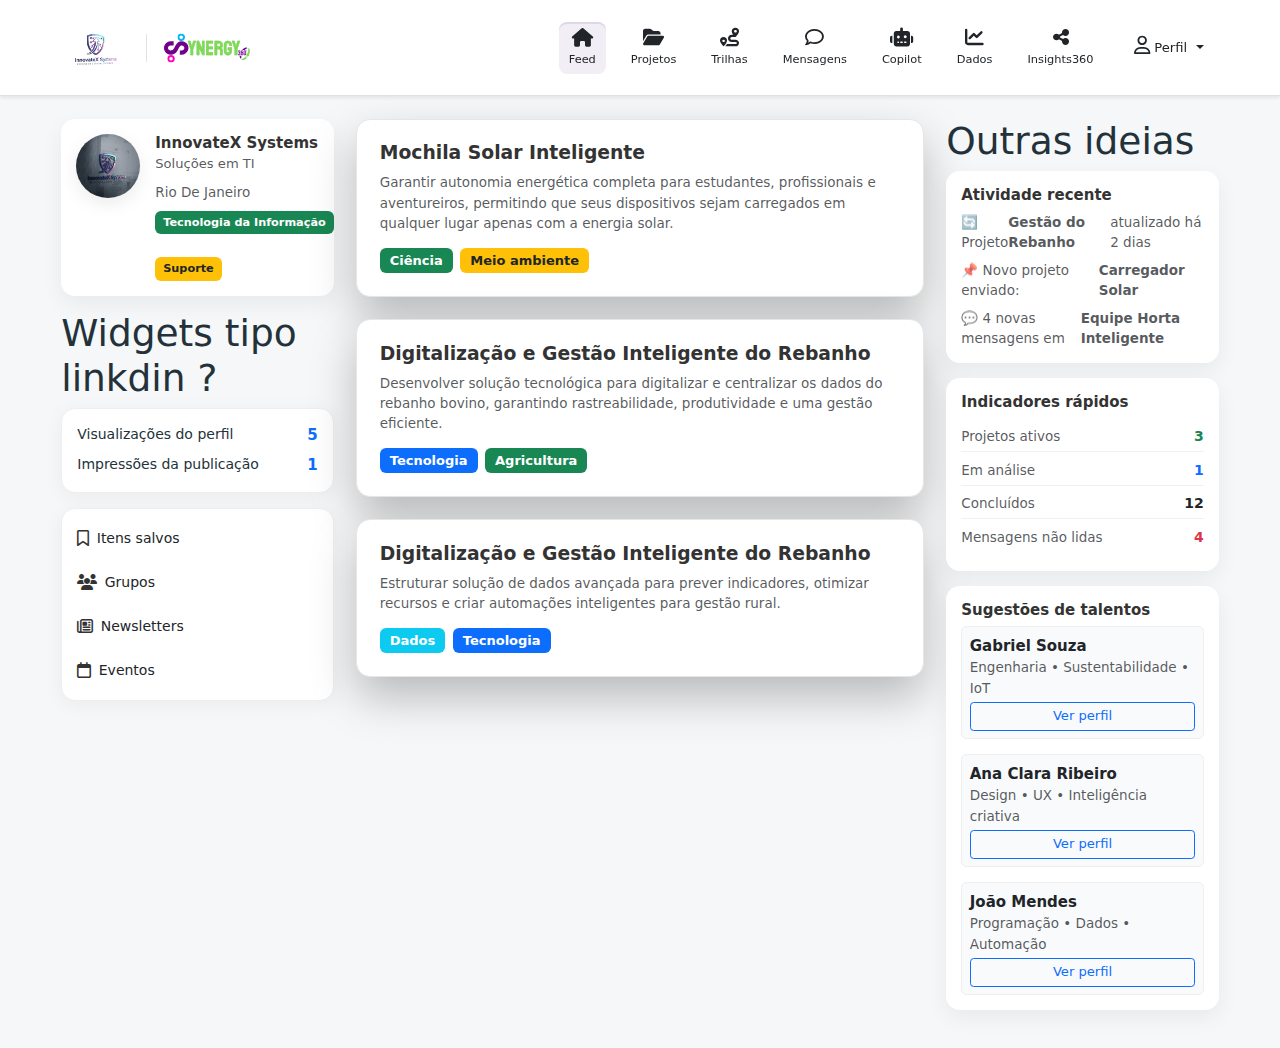
<file: pages/empresa.html>
<!doctype html>
<html lang="pt-BR">

<head>
    <meta charset="utf-8" />
    <meta name="viewport" content="width=device-width, initial-scale=1" />
    <link href="https://cdn.jsdelivr.net/npm/bootstrap@5.3.2/dist/css/bootstrap.min.css" rel="stylesheet">
    <link href="https://cdnjs.cloudflare.com/ajax/libs/font-awesome/6.5.0/css/all.min.css" rel="stylesheet">
    <link rel="stylesheet" href="../css/empresa.css">
    <link rel="icon" href="../imgs/logo.png" type="image/png">
    <title>Empresa — Synergy360</title>


</head>

<body>

    <!-- NAVBAR -->
    <nav class="navbar navbar-expand-lg navbar-white bg-white border-bottom shadow-sm sticky-top">
        <div class="container">
            <a class="navbar-brand d-flex align-items-center gap-3" href="#">

                <img src="../imgs/empresa-png-removebg-preview.png" alt="Empresa" class="logo-empresa">

                <!-- divisor -->
                <div class="border-end" style="height: 28px;"></div>


                <img src="../imgs/synergy360 logo svg.svg" alt="Synergy360" class="logo-top">

            </a>


            <ul class="nav ms-auto align-items-center">

                <!-- Feed (SPA) -->
                <li class="nav-item nav-icon me-3">
                    <a class="nav-link text-dark nav-main-link active" href="#" data-target="feed">
                        <i class="fa-solid fa-house fs-5"></i>
                        <small>Feed</small>
                    </a>
                </li>

                <!-- Projetos  -->
                <li class="nav-item nav-icon me-3">
                    <a class="nav-link text-dark nav-main-link" href="#" data-target="projetos">
                        <i class="fa-solid fa-folder-open fs-5"></i>
                        <small>Projetos</small>
                    </a>
                </li>

                <!-- Trilhas (dropdown) -->
                <li class="nav-item dropdown nav-icon dropdown-hover me-3">
                    <a class="nav-link text-dark" href="#" role="button" data-bs-toggle="dropdown"
                        aria-expanded="false">
                        <i class="fa-solid fa-route fs-5"></i>
                        <small>Trilhas</small>
                    </a>
                    <ul class="dropdown-menu dropdown-menu-end perfil-dropdown">
                        <li><a class="dropdown-item" href="#">Big Five</a></li>
                        <li><a class="dropdown-item" href="#">Sprint de Desenvolvimento</a></li>
                        <li><a class="dropdown-item" href="#">Ferramentas de RH</a></li>
                    </ul>
                </li>

                <!-- Mensagens (SPA) -->
                <li class="nav-item nav-icon me-3">
                    <a class="nav-link text-dark nav-main-link mensagens-link" href="#" data-target="mensagens">
                        <i class="fa-regular fa-comment fs-5"></i>
                        <small>Mensagens</small>
                    </a>
                </li>

                <!-- Copilot (dropdown) -->
                <li class="nav-item dropdown nav-icon dropdown-hover me-3">
                    <a class="nav-link text-dark" href="#" role="button" data-bs-toggle="dropdown"
                        aria-expanded="false">
                        <i class="fa-solid fa-robot fs-5"></i>
                        <small>Copilot</small>
                    </a>
                    <ul class="dropdown-menu dropdown-menu-end perfil-dropdown">
                        <li><a class="dropdown-item" href="#">Sugestões e Roadmap</a></li>
                        <li><a class="dropdown-item" href="#">Lembretes e Prazos</a></li>
                        <li><a class="dropdown-item" href="#">Apoio na Gestão / Insights</a></li>
                    </ul>
                </li>

                <!-- Dados (não SPA) -->
                <li class="nav-item nav-icon me-3">
                    <a class="nav-link text-dark nav-main-link" href="#" data-target="dados">
                        <i class="fa-solid fa-chart-line fs-5"></i>
                        <small>Dados</small>
                    </a>
                </li>

                <!-- Insights360 (não SPA) -->
                <li class="nav-item nav-icon me-3">
                    <a class="nav-link text-dark nav-main-link" href="#" data-target="insights">
                        <i class="fa-solid fa-share-nodes fs-5"></i>
                        <small>Insights360</small>
                    </a>
                </li>

                <!-- Perfil (dropdown) -->
                <li class="nav-item dropdown perfil-dropdown-parent">
                    <a class="nav-link dropdown-toggle text-dark" href="#" id="perfilMenu" data-bs-toggle="dropdown"
                        aria-expanded="false">
                        <i class="fa-regular fa-user fs-5"></i>
                        <small>Perfil</small>
                    </a>

                    <ul class="dropdown-menu dropdown-menu-end perfil-dropdown" aria-labelledby="perfilMenu">
                        <li><a class="dropdown-item" href="#">Foto e Descrição</a></li>
                        <li><a class="dropdown-item" href="#">Projetos Desenvolvidos</a></li>
                        <li><a class="dropdown-item" href="#">Habilidades de Destaque</a></li>
                        <li><a class="dropdown-item" href="#">Cases de Sucesso</a></li>
                        <li><a class="dropdown-item" href="#">Feed de Atualizações</a></li>
                        <li><a class="dropdown-item" href="#">Rede de Contatos</a></li>
                    </ul>
                </li>

            </ul>
        </div>
    </nav>

    <!-- CONTEÚDO PRINCIPAL -->
    <div class="container mt-4 main-container">
        <div class="row gx-4">

            <!-- Caixa de perfil (coluna esquerda) -->
            <aside id="coluna-esquerda" class="col-lg-3 mb-4">
                <div class="card perfil-card p-3 mb-3">
                    <div class="d-flex gap-3">
                        <img src="../imgs/logo-empresa.jpg" alt="Avatar" class="avatar">
                        <div>
                            <h6 class="mb-0">InnovateX Systems</h6>
                            <small class="text-muted">Soluções em TI</small>
                            <p class="mt-2 mb-1 small text-muted">Rio De Janeiro</p>
                            <div class="mt-2">
                                <span class="badge bg-success text-white">Tecnologia da Informação</span>
                                <br>
                                <br>

                                <span class="badge bg-warning text-dark"> Suporte</span>
                            </div>
                        </div>
                    </div>
                </div>
                <!-- CARD: Visualizações e Impressões -->

                <h1> Widgets tipo linkdin ?</h1>
                <div class="card linkedin-card p-3 mb-3">
                    <div class="d-flex justify-content-between">
                        <span>Visualizações do perfil</span>
                        <strong class="text-primary">5</strong>
                    </div>

                    <div class="d-flex justify-content-between mt-2">
                        <span>Impressões da publicação</span>
                        <strong class="text-primary">1</strong>
                    </div>
                </div>

                <!-- CARD: Links rápidos (Itens Salvos, Grupos, Newsletters, Eventos) -->
                <div class="card linkedin-card p-3">
                    <div class="linkedin-item d-flex align-items-center mb-3">
                        <i class="fa-regular fa-bookmark me-2"></i> Itens salvos
                    </div>

                    <div class="linkedin-item d-flex align-items-center mb-3">
                        <i class="fa-solid fa-users me-2"></i> Grupos
                    </div>

                    <div class="linkedin-item d-flex align-items-center mb-3">
                        <i class="fa-regular fa-newspaper me-2"></i> Newsletters
                    </div>

                    <div class="linkedin-item d-flex align-items-center">
                        <i class="fa-regular fa-calendar me-2"></i> Eventos
                    </div>
                </div>




            </aside>




            <!-- CONTEÚDO CENTRAL: SPA views -->
            <main id="conteudo-central" class="col-lg-6 mb-4">

                <!-- FEED (padrão) -->
                <section id="view-feed" class="app-view active-view">



                    <!-- PROJETO 1 -->
                    <a href="#" class="project-card card p-4 mb-4">
                        <h5 class="mb-2 fw-bold">Mochila Solar Inteligente</h5>
                        <p class="text-muted small">
                            Garantir autonomia energética completa para estudantes, profissionais e aventureiros,
                            permitindo que seus dispositivos sejam carregados em qualquer lugar apenas com a energia
                            solar.
                        </p>

                        <div class="mt-3 d-flex gap-2">
                            <span class="badge badge-tag bg-success text-white">Ciência</span>
                            <span class="badge badge-tag bg-warning text-dark">Meio ambiente</span>
                        </div>
                    </a>

                    <!-- PROJETO 2 -->
                    <a href="#" class="project-card card p-4 mb-4">
                        <h5 class="mb-2 fw-bold">Digitalização e Gestão Inteligente do Rebanho</h5>
                        <p class="text-muted small">
                            Desenvolver solução tecnológica para digitalizar e centralizar os dados do rebanho bovino,
                            garantindo rastreabilidade, produtividade e uma gestão eficiente.
                        </p>

                        <div class="mt-3 d-flex gap-2">
                            <span class="badge badge-tag bg-primary text-white">Tecnologia</span>
                            <span class="badge badge-tag bg-success text-white">Agricultura</span>
                        </div>
                    </a>

                    <!-- PROJETO 3 -->
                    <a href="#" class="project-card card p-4 mb-4">
                        <h5 class="mb-2 fw-bold">Digitalização e Gestão Inteligente do Rebanho</h5>
                        <p class="text-muted small">
                            Estruturar solução de dados avançada para prever indicadores, otimizar recursos e criar
                            automações inteligentes para gestão rural.
                        </p>

                        <div class="mt-3 d-flex gap-2">
                            <span class="badge badge-tag bg-info text-white">Dados</span>
                            <span class="badge badge-tag bg-primary text-white">Tecnologia</span>
                        </div>
                    </a>

                </section>


                <!-- Projetos  -->
                <section id="view-projetos" class="app-view" data-view="projetos">
                    <div class="card p-4 mb-4">
                        <div class="d-flex justify-content-between align-items-start">
                            <div>
                                <h2>Projetos</h2>
                                <p class="text-muted">Explore, gerencie e crie projetos dentro da plataforma.</p>
                            </div>
                            <div>
                                <button class="btn btn-outline-primary">Submeter projeto</button>
                            </div>
                        </div>

                        <hr class="my-3">

                        <div class="card p-3 mb-3">
                            <h6>Lista de projetos</h6>
                            <p class="small text-muted mb-0">Aqui aparecem projetos ativos, filtros por categoria e
                                status.</p>
                        </div>

                        <div class="card p-3">
                            <h6>Projeto: Horta Inteligente</h6>
                            <p class="small text-muted mb-0">Resumo do projeto, responsáveis e progresso.</p>
                        </div>
                    </div>
                </section>

                <!-- Mensagens (SPA view) -->
                <section id="view-mensagens" class="app-view" data-view="mensagens">
                    <div class="card p-4">
                        <h2>Mensagens</h2>
                        <p class="text-muted">Mensagens de projetos e conversas privadas (simulação).</p>

                        <div class="row mt-3">
                            <div class="col-12">
                                <div class="chat-window">
                                    <div class="chat-messages" id="chatMessages">
                                        <!-- mensagens serão injetadas via JS -->
                                    </div>

                                    <div class="chat-input d-flex gap-2 mt-3">
                                        <input id="chatInput" class="form-control" type="text"
                                            placeholder="Digite uma mensagem...">
                                        <button id="chatSendBtn" class="btn btn-primary">Enviar</button>
                                    </div>
                                </div>
                            </div>
                        </div>

                    </div>
                </section>

                <!-- Copilot -->
                <section id="view-copilot" class="app-view" data-view="copilot">
                    <div class="card p-4">
                        <h2>Copilot (Assistente IA do Projeto)</h2>
                        <p class="text-muted">Sugestões, roadmap, lembretes e apoio na gestão.</p>
                        <div class="card p-3 mt-3">Painel inicial do Copilot — ações rápidas e recomendações.</div>
                    </div>
                </section>

                <!-- Dados -->
                <section id="view-dados" class="app-view" data-view="dados">
                    <div class="card p-4">
                        <h2>Dados / Dashboard</h2>
                        <p class="text-muted">Upload de dados, indicadores e relatórios.</p>
                        <div class="card p-3 mt-3">Indicadores principais e KPIs.</div>
                    </div>
                </section>

                <!-- Insights -->
                <section id="view-insights" class="app-view" data-view="insights">
                    <div class="card p-4">
                        <h2>Insights360</h2>
                        <p class="text-muted">Visões e recomendações baseadas em dados.</p>
                        <div class="card p-3 mt-3">Blocos de insights e recomendações.</div>
                    </div>
                </section>

                <!-- Perfil (conteúdo central) -->
                <section id="view-perfil" class="app-view" data-view="perfil">
                    <div class="card p-4">
                        <h2>Perfil</h2>
                        <p class="text-muted">Foto, descrição, projetos desenvolvidos e habilidades.</p>
                        <div class="card p-3 mt-3">Resumo do perfil, histórico e ações.</div>
                    </div>
                </section>

            </main>

            <!-- COLUNA DIREITA-->
            <aside class="col-lg-3 mb-4 d-none d-lg-block">
                <!--ATIVIDADE -->
                <h1> Outras ideias</h1>
                <div class="card p-3 mb-3 atividade-card">
                    <h6 class="mb-2">Atividade recente</h6>
                    <ul class="list-unstyled small text-muted mb-0">
                        <li class="mb-2">
                            🔄 Projeto <strong>Gestão do Rebanho</strong> atualizado há 2 dias
                        </li>
                        <li class="mb-2">
                            📌 Novo projeto enviado: <strong>Carregador Solar</strong>
                        </li>
                        <li>
                            💬 4 novas mensagens em <strong>Equipe Horta Inteligente</strong>
                        </li>
                    </ul>
                </div>

                <!--INDICADORES  -->
                <div class="card p-3 mb-3 kpi-card">
                    <h6 class="mb-3">Indicadores rápidos</h6>

                    <div class="d-flex flex-column gap-2 small">
                        <div class="d-flex justify-content-between">
                            <span class="text-muted">Projetos ativos</span>
                            <strong class="text-success">3</strong>
                        </div>
                        <div class="d-flex justify-content-between">
                            <span class="text-muted">Em análise</span>
                            <strong class="text-primary">1</strong>
                        </div>
                        <div class="d-flex justify-content-between">
                            <span class="text-muted">Concluídos</span>
                            <strong class="text-dark">12</strong>
                        </div>
                        <div class="d-flex justify-content-between">
                            <span class="text-muted">Mensagens não lidas</span>
                            <strong class="text-danger">4</strong>
                        </div>
                    </div>
                </div>

                <!-- Talento -->
                <div class="card p-3 mb-3 talentos-card">
                    <h6 class="mb-2">Sugestões de talentos</h6>

                    <div class="talento-item mb-3 p-2 rounded">
                        <strong>Gabriel Souza</strong>
                        <p class="small text-muted mb-1">Engenharia • Sustentabilidade • IoT</p>
                        <button class="btn btn-sm btn-outline-primary w-100">Ver perfil</button>
                    </div>

                    <div class="talento-item mb-3 p-2 rounded">
                        <strong>Ana Clara Ribeiro</strong>
                        <p class="small text-muted mb-1">Design • UX • Inteligência criativa</p>
                        <button class="btn btn-sm btn-outline-primary w-100">Ver perfil</button>
                    </div>

                    <div class="talento-item p-2 rounded">
                        <strong>João Mendes</strong>
                        <p class="small text-muted mb-1">Programação • Dados • Automação</p>
                        <button class="btn btn-sm btn-outline-primary w-100">Ver perfil</button>
                    </div>

                </div>




            </aside>

        </div>
    </div>


    <script src="https://cdn.jsdelivr.net/npm/bootstrap@5.3.2/dist/js/bootstrap.bundle.min.js"></script>
    <script src="../js/empresa.js"></script>
</body>

</html>
</file>
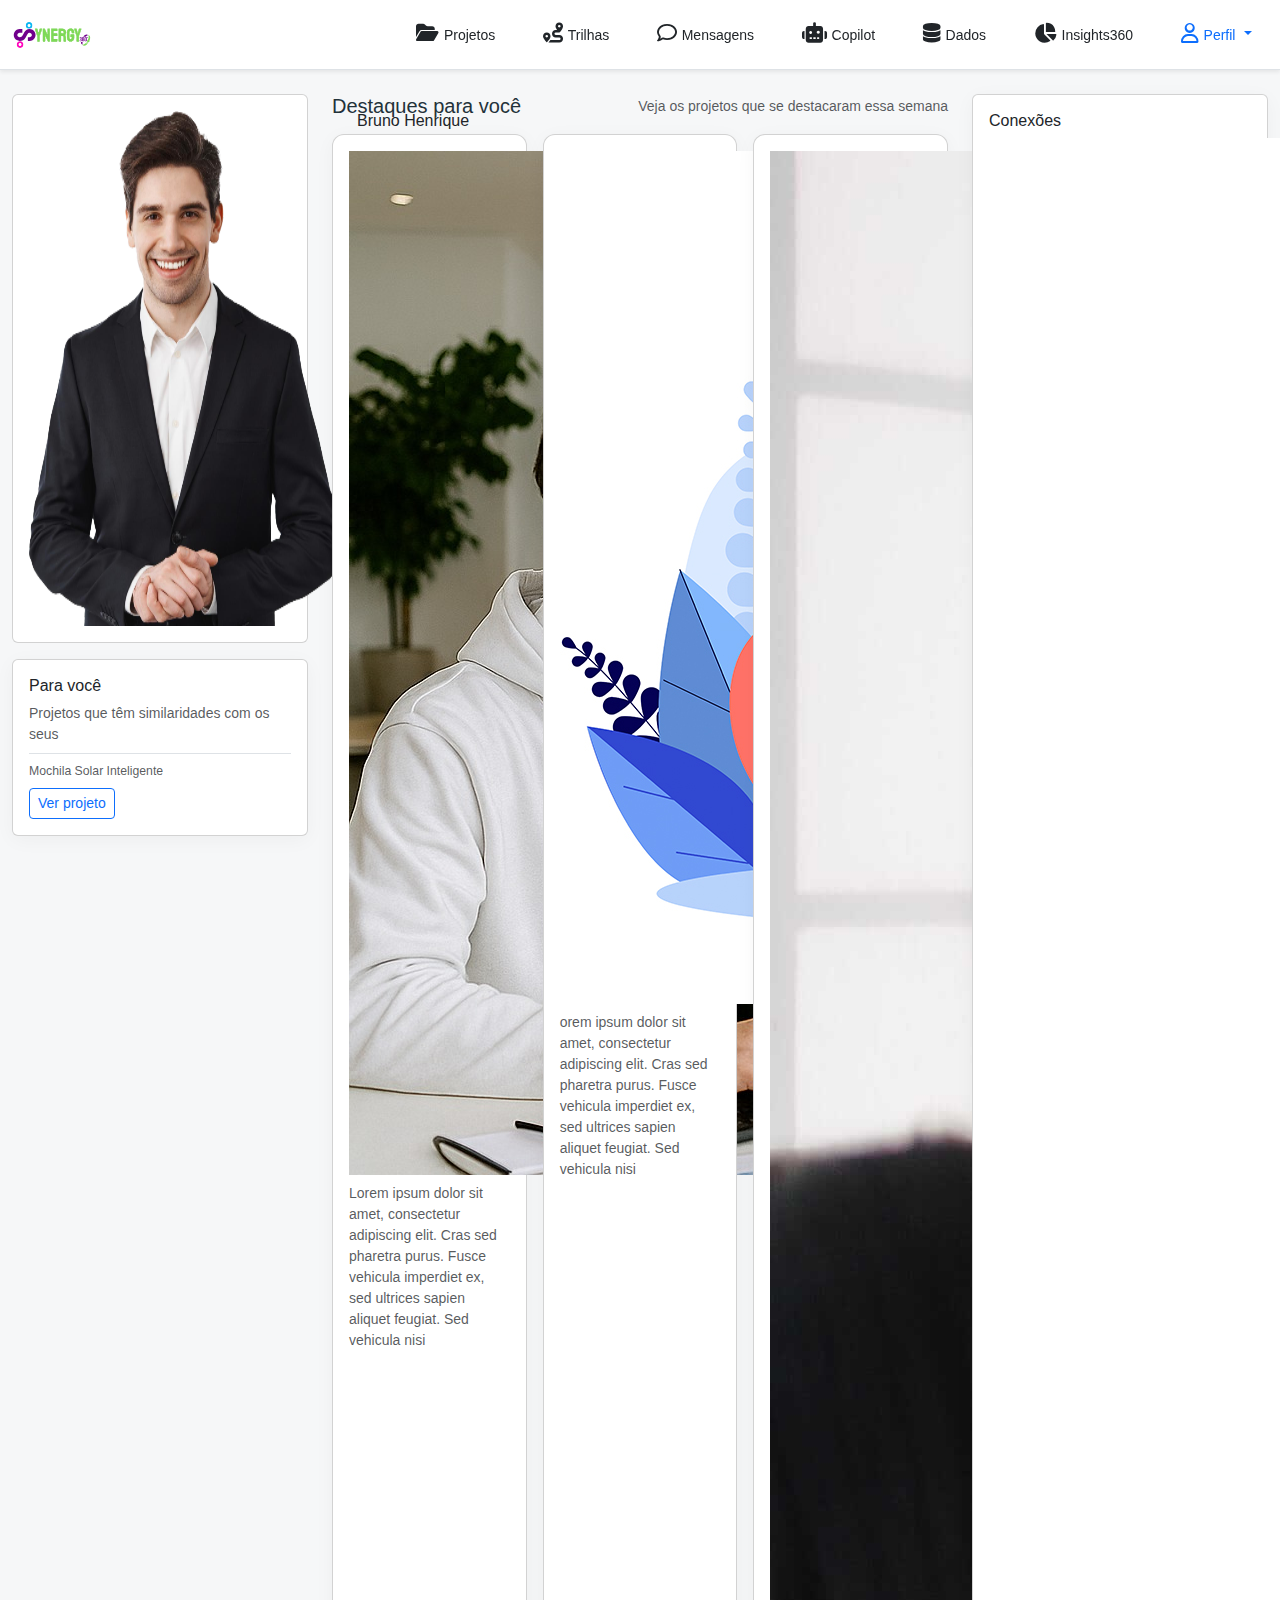
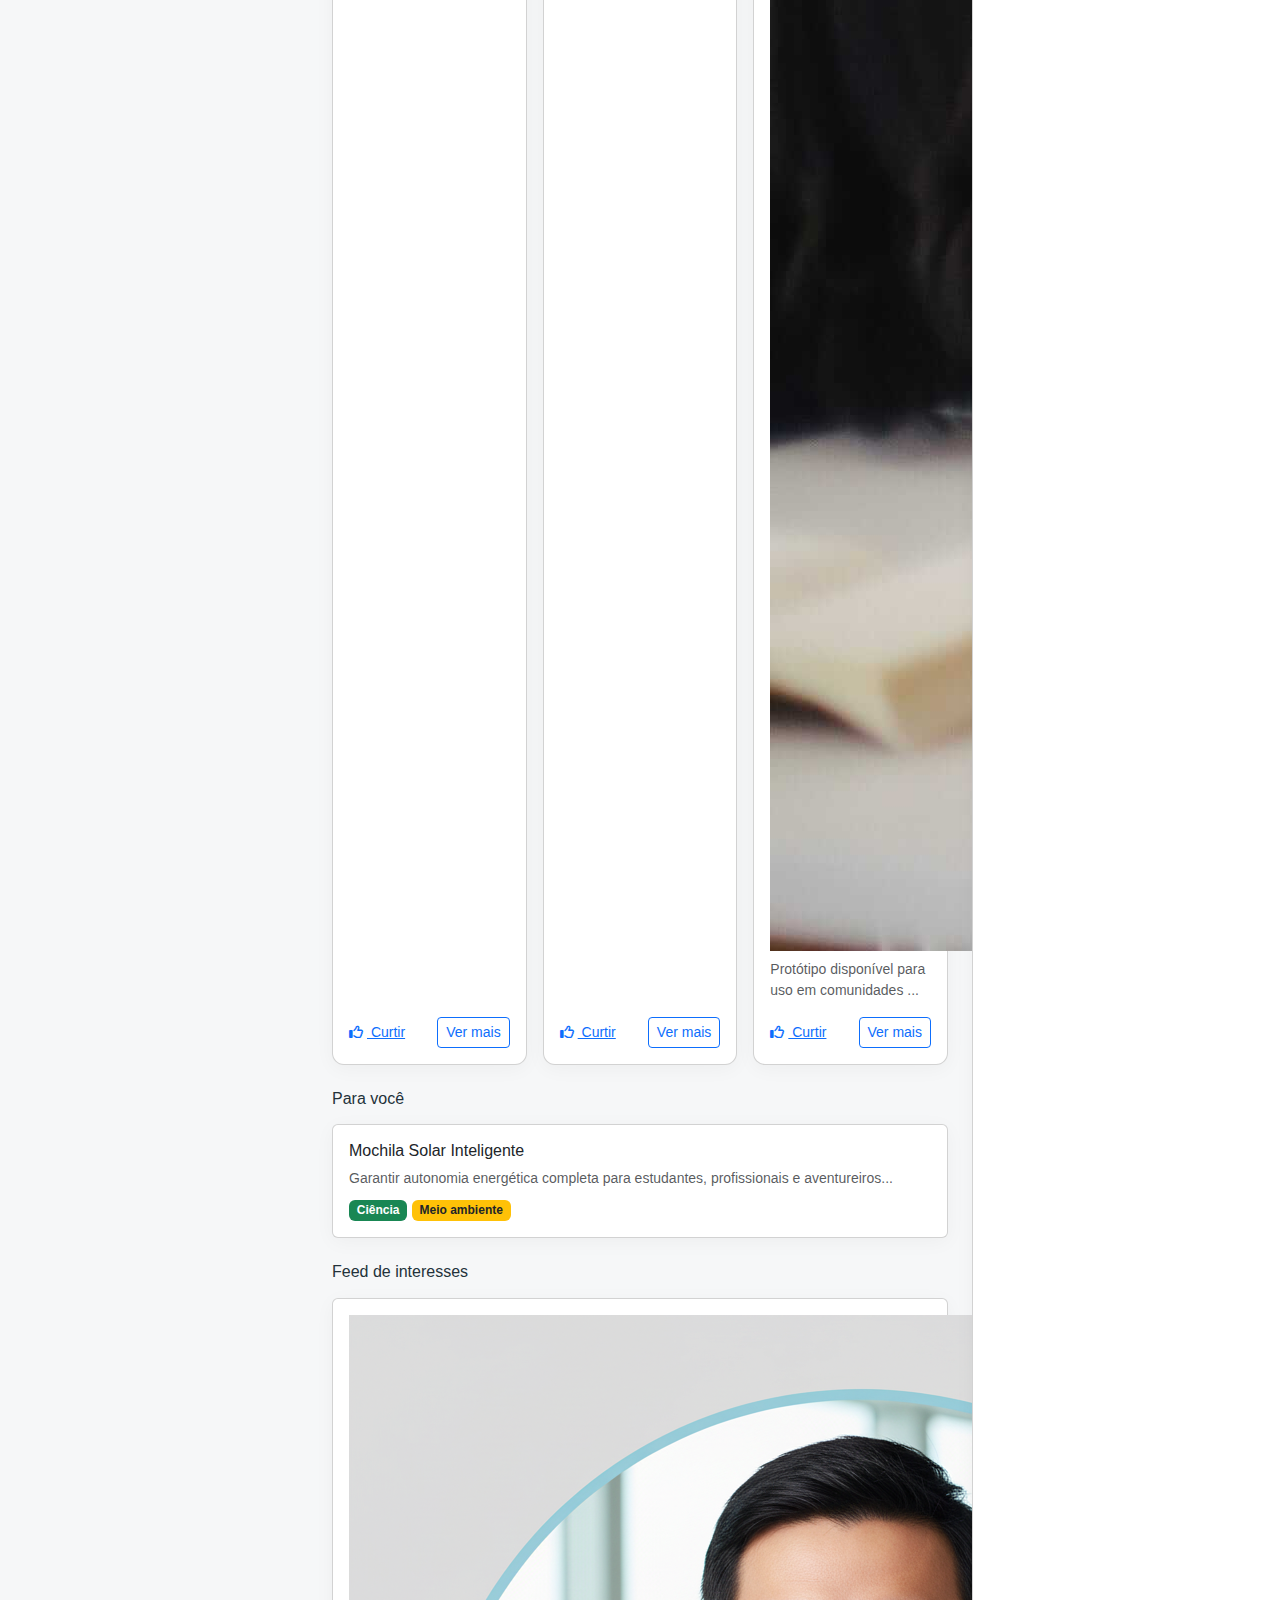
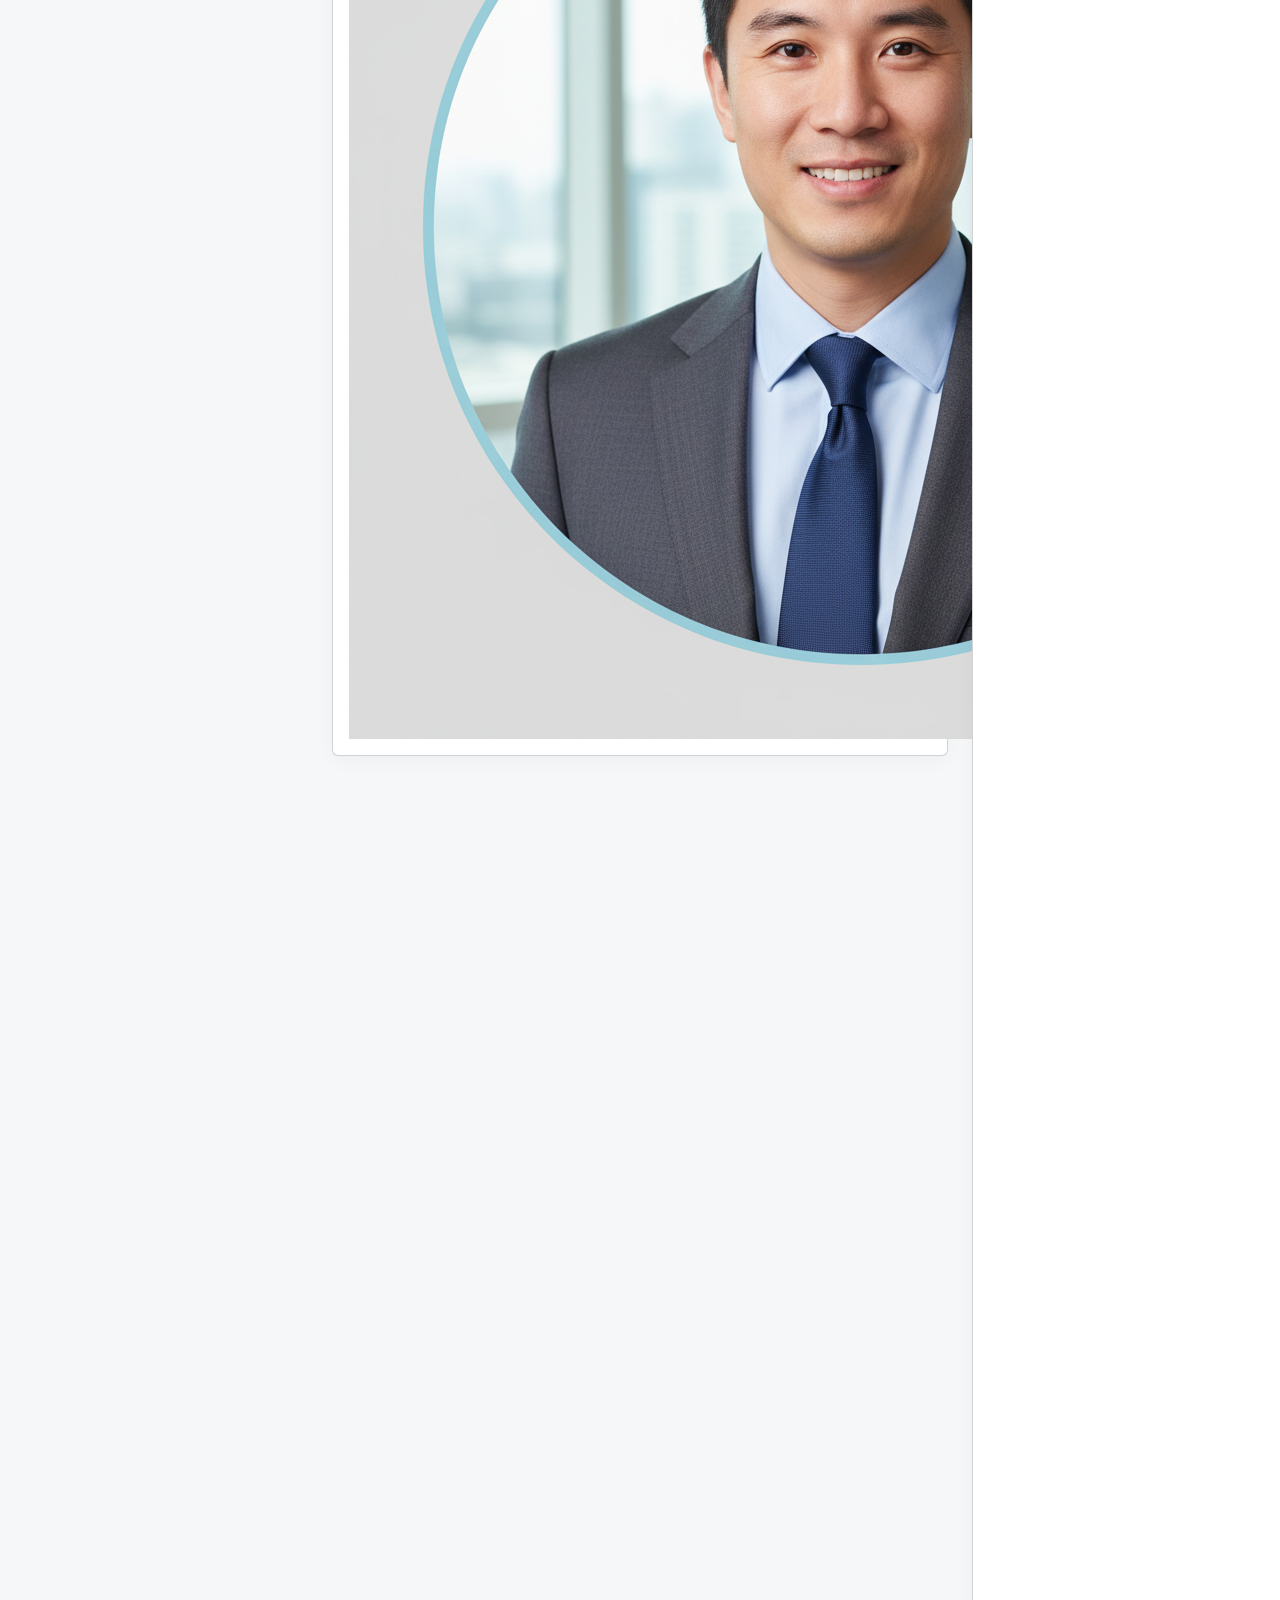
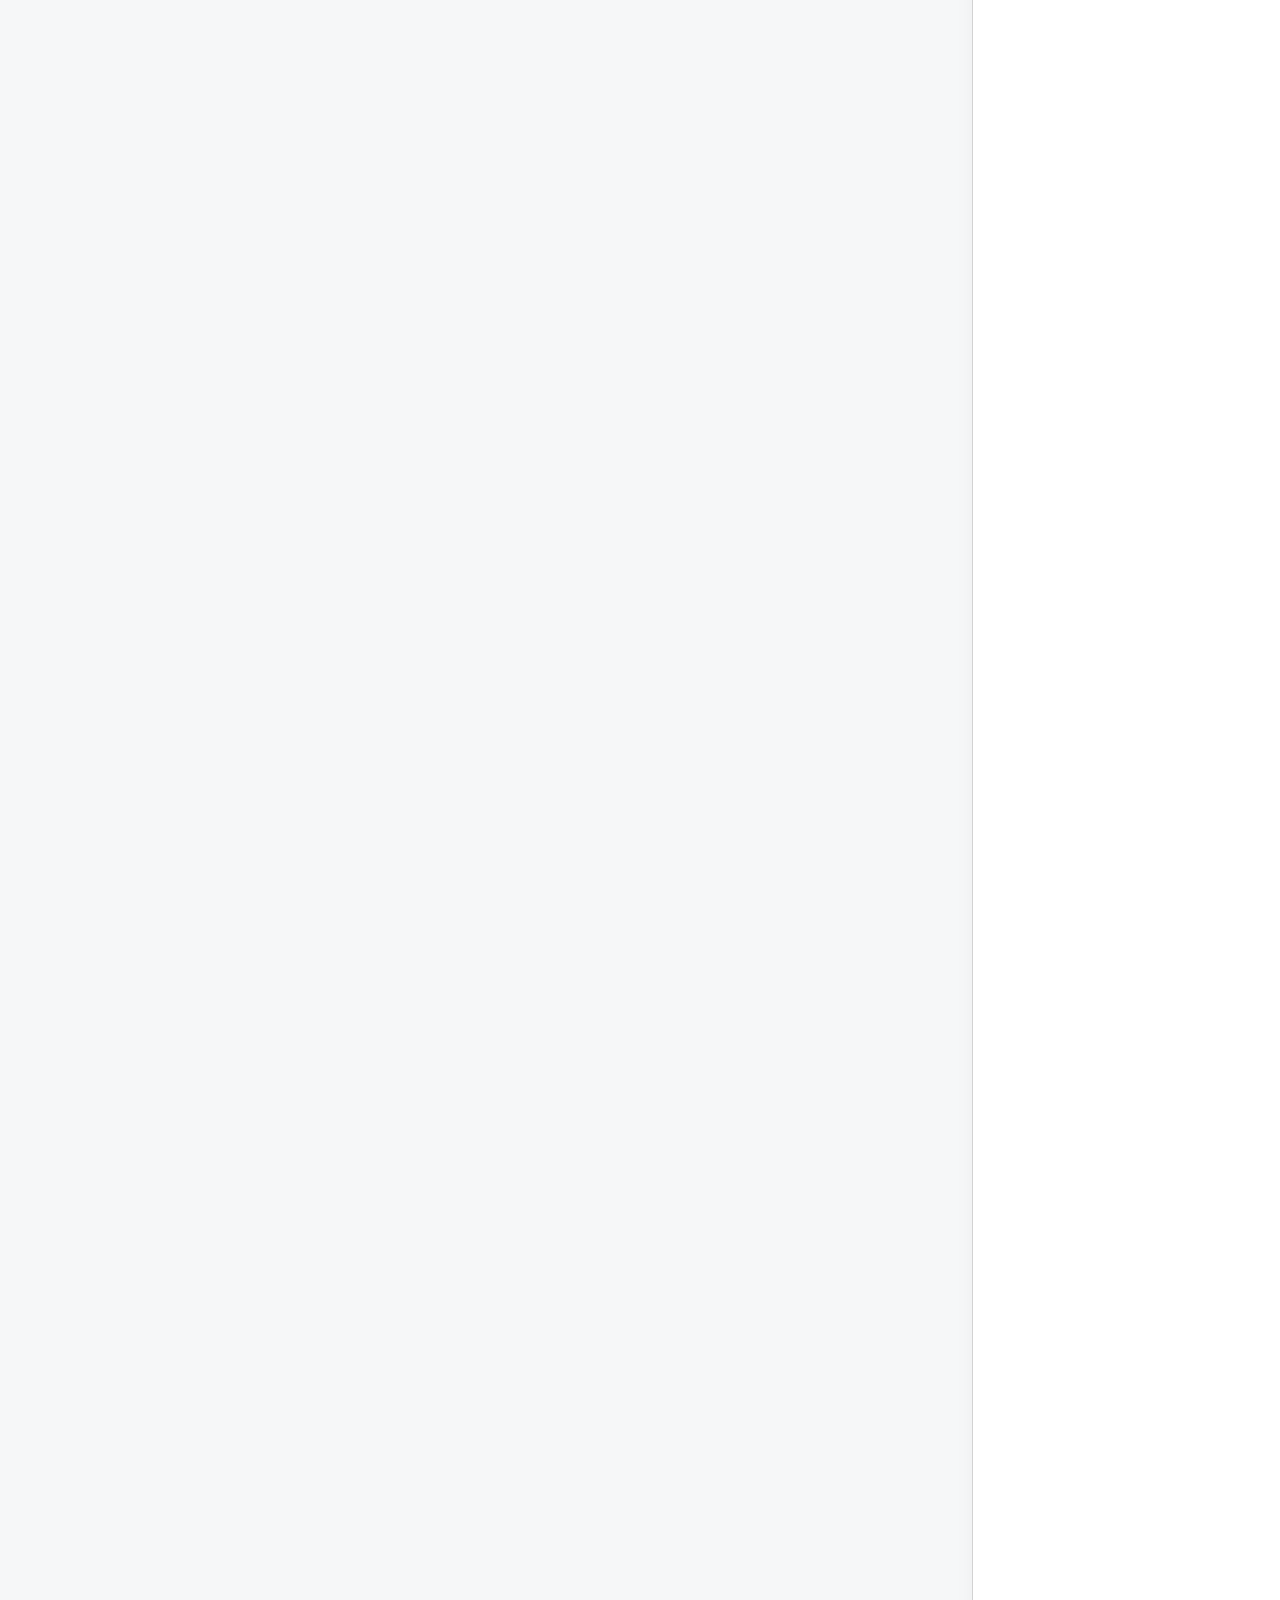
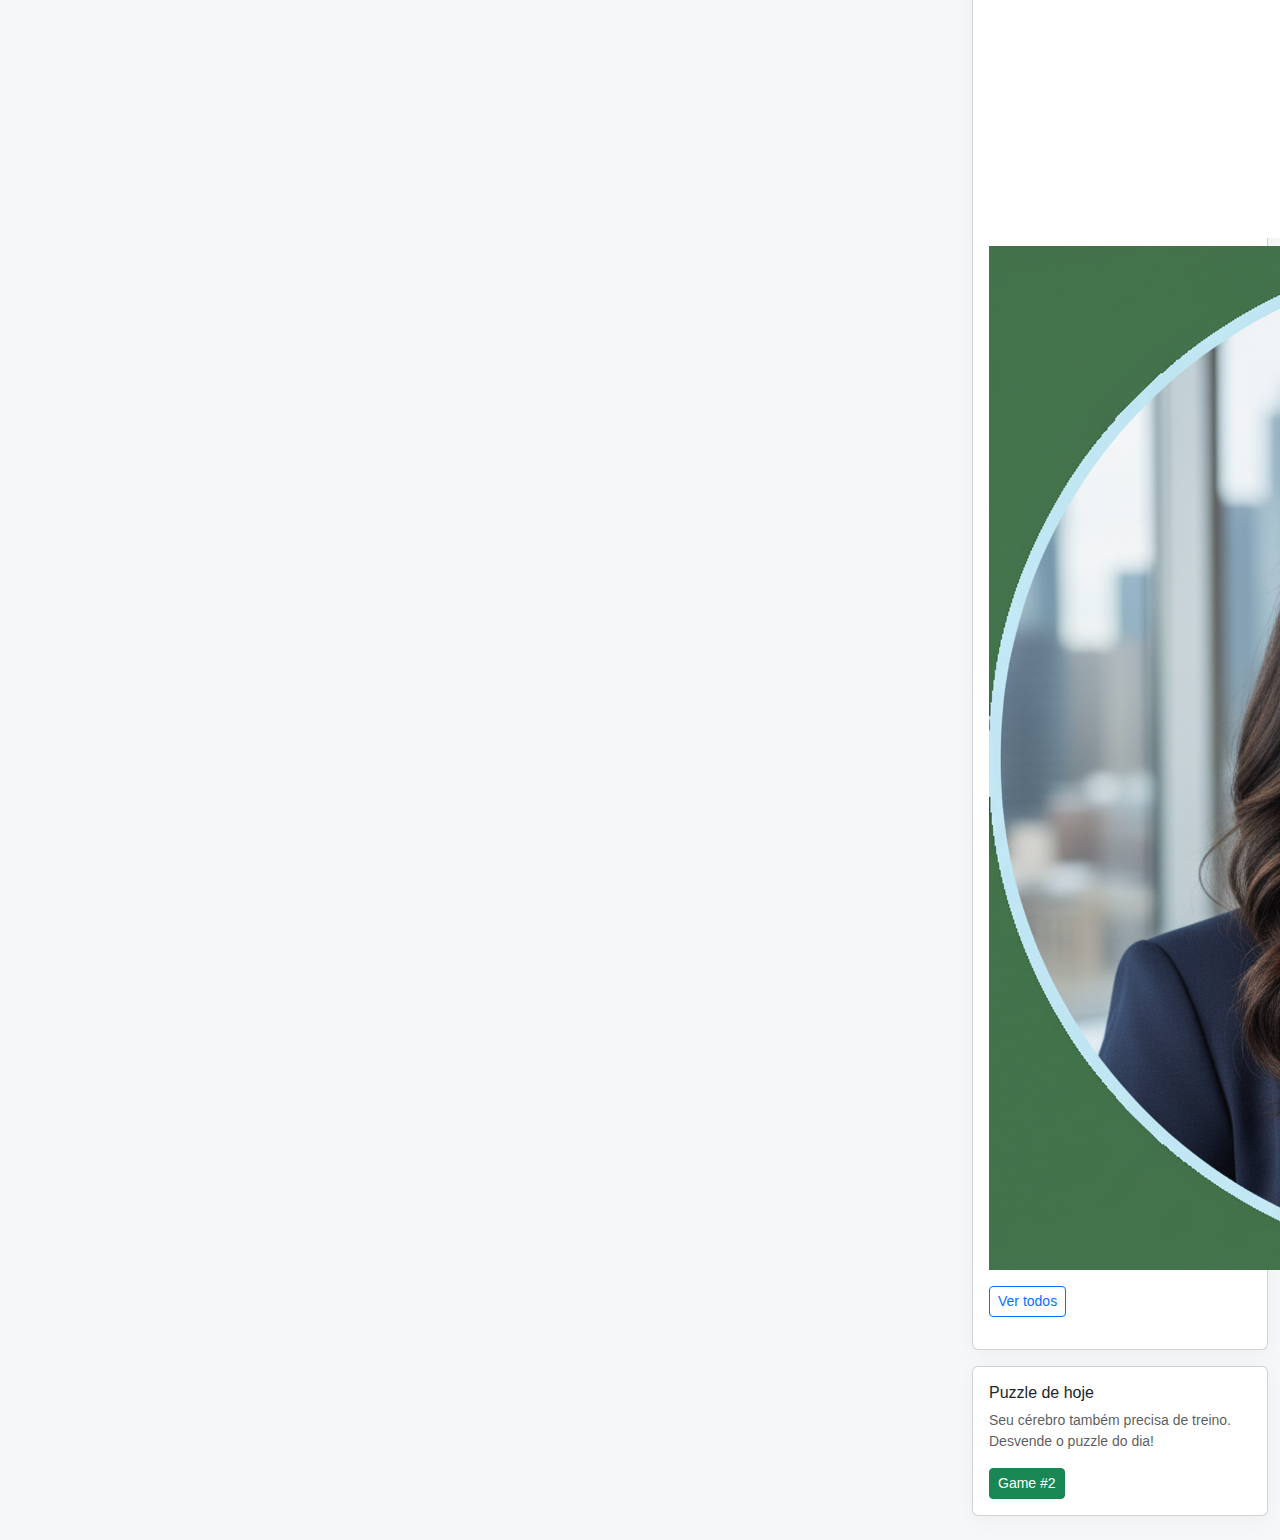
<file: pages/estudante.html>
<!doctype html>
<html lang="pt-BR">

<head>
    <meta charset="utf-8" />
    <meta name="viewport" content="width=device-width, initial-scale=1" />
    <link rel="icon" href="../imgs/logo.png" type="image/png">
    <link href="https://cdn.jsdelivr.net/npm/bootstrap@5.3.2/dist/css/bootstrap.min.css" rel="stylesheet">
    <link rel="stylesheet" href="https://cdnjs.cloudflare.com/ajax/libs/font-awesome/6.5.0/css/all.min.css">
    <link rel="stylesheet" href="../css/estudante.css">
    <title>Estudante — Synergy360</title>
</head>




<body>

    <nav class="navbar navbar-expand-lg navbar-white bg-white border-bottom shadow-sm sticky-top">
        <div class="container-fluid">

            <!-- LOGO -->
            <a class="navbar-brand d-flex align-items-center gap-2" href="../index.html">
                <img src="../imgs/synergy360 logo svg.svg" alt="Synergy360" class="logo-top">
            </a>

            <ul class="nav ms-auto align-items-center">

                <!-- projeto -->
                <li class="nav-item nav-icon me-3">
                    <a class="nav-link text-dark" href="#">
                        <i class="fa-solid fa-folder-open fs-5"></i>
                        <small>Projetos</small>
                    </a>
                </li>

                <!--Trilhas de Desenvolvimento -->
                <li class="nav-item dropdown nav-icon dropdown-hover me-3">
                    <a class="nav-link text-dark" href="#" data-bs-toggle="dropdown">
                        <i class="fa-solid fa-route fs-5"></i>
                        <small>Trilhas</small>
                    </a>
                    <ul class="dropdown-menu dropdown-menu-end perfil-dropdown">
                        <li><a class="dropdown-item" href="#">Big Five</a></li>
                        <li><a class="dropdown-item" href="#">Sprint de Desenvolvimento</a></li>
                        <li><a class="dropdown-item" href="#">Ferramentas de RH</a></li>
                    </ul>
                </li>

                <!-- Mensagens -->
                <li class="nav-item dropdown nav-icon dropdown-hover me-3">
                    <a class="nav-link text-dark" href="#" data-bs-toggle="dropdown">
                        <i class="fa-regular fa-comment fs-5"></i>
                        <small>Mensagens</small>
                    </a>
                    <ul class="dropdown-menu dropdown-menu-end perfil-dropdown">
                        <li><a class="dropdown-item" href="#">Mensagens de Projetos</a></li>
                        <li><a class="dropdown-item" href="#">Conversas privadas (1:1)</a></li>
                    </ul>
                </li>

                <!-- copilot -->
                <li class="nav-item dropdown nav-icon dropdown-hover me-3">
                    <a class="nav-link text-dark" href="#" data-bs-toggle="dropdown">
                        <i class="fa-solid fa-robot fs-5"></i>
                        <small>Copilot</small>
                    </a>
                    <ul class="dropdown-menu dropdown-menu-end perfil-dropdown">
                        <li><a class="dropdown-item" href="#">Sugestões e Roadmap</a></li>
                        <li><a class="dropdown-item" href="#">Lembretes e Prazos</a></li>
                        <li><a class="dropdown-item" href="#">Apoio na Gestão / Insights</a></li>
                    </ul>
                </li>

                <!-- Dados -->
                <li class="nav-item nav-icon me-3">
                    <a class="nav-link text-dark" href="#">
                        <i class="fa-solid fa-database fs-5"></i>
                        <small>Dados</small>
                    </a>
                </li>

                <!-- Insights360 -->
                <li class="nav-item nav-icon me-3">
                    <a class="nav-link text-dark" href="#">
                        <i class="fa-solid fa-chart-pie fs-5"></i>
                        <small>Insights360</small>
                    </a>
                </li>

                <!-- Perfil -->


                <li class="nav-item dropdown perfil-dropdown-parent">
                    <a class="nav-link dropdown-toggle" href="#" id="perfilMenu">
                        <i class="fa-regular fa-user fs-5"></i>
                        <small>Perfil</small>
                    </a>

                    <ul class="dropdown-menu">
                        <li><a class="dropdown-item" href="#">Foto e Descrição</a></li>
                        <li><a class="dropdown-item" href="#">Projetos Desenvolvidos</a></li>
                        <li><a class="dropdown-item" href="#">Habilidades de Destaque</a></li>
                        <li><a class="dropdown-item" href="#">Cases de Sucesso</a></li>
                        <li><a class="dropdown-item" href="#">Feed de Atualizações</a></li>
                        <li><a class="dropdown-item" href="#">Rede de Contatos</a></li>
                    </ul>
                </li>











            </ul>
        </div>
    </nav>



    <!-- CONTEÚDO PRINCIPAL -->
    <div class="container-fluid mt-4">
        <div class="row gx-4">

            <!-- COLUNA ESQUERDA: PERFIL -->
            <aside class="col-lg-3 mb-4">
                <div class="card perfil-card p-3">
                    <div class="d-flex gap-3">
                        <img src="../imgs/avatar.png" alt="Avatar" class="avatar">
                        <div>
                            <h6 class="mb-0">Bruno Henrique</h6>
                            <small class="text-muted">Ensino Superior</small>
                            <p class="mt-2 mb-1 small text-muted">Estacio de Sá - Rio de janeiro</p>
                            <p class="mt-2 mb-1 small text-muted"> Texto sobre mim

                                Lorem ipsum dolor sit amet, consectetur adipiscing elit. Sed malesuada, ipsum ac ornare
                                varius, sem enim luctus nunc, lacinia congue odio ante consectetur ex. Aliquam turpis
                                justo, egestas ac malesuada et, molestie rhoncus elit.
                            </p>
                            <div class="mt-2">
                                <span class="badge bg-light text-success border">Programação</span>
                                <span class="badge bg-light text-warning border">Cyber segurança</span>
                            </div>
                        </div>
                    </div>
                </div>

                <!-- COLUNA: BOXS LATERAIS -->
                <div class="card mt-3 p-3 small" style="box-shadow: var(--card-shadow);">
                    <h6 class="mb-2">Para você</h6>
                    <p class="mb-0 text-muted">Projetos que têm similaridades com os seus</p>
                    <div class="mt-2 border-top pt-2">
                        <small class="text-muted d-block">Mochila Solar Inteligente</small>
                        <a href="#" class="btn btn-sm btn-outline-primary mt-2">Ver projeto</a>
                    </div>
                </div>
            </aside>

            <!-- COLUNA CENTRAL: CONTEÚDO PRINCIPAL -->
            <main class="col-lg-6 mb-4">

                <!--DESTAQUES -->
                <section class="mb-4">
                    <div class="d-flex justify-content-between align-items-center mb-3">
                        <h5 class="mb-0">Destaques para você</h5>
                        <small class="text-muted">Veja os projetos que se destacaram essa semana</small>
                    </div>

                    <div class="row g-3">
                        <!-- cartão destaque -->
                        <div class="col-md-4">
                            <article class="card destaque-card p-3 h-100">
                                <div class="d-flex align-items-center gap-2 mb-2">
                                    <img src="../imgs/imag1.jpg" class="thumb" alt="Projeto">
                                    <div>
                                        <h6 class="mb-0">Horta Inteligente</h6>
                                        <small class="text-muted">Irrigação automatizada</small>
                                    </div>
                                </div>
                                <p class="small text-muted"> Lorem ipsum dolor sit amet, consectetur
                                    adipiscing elit. Cras sed pharetra purus.
                                    Fusce vehicula imperdiet ex, sed ultrices sapien aliquet feugiat.
                                    Sed vehicula nisi</p>
                                <div class="mt-auto d-flex justify-content-between align-items-center">
                                    <a href="#" class="small text-primary">
                                        <i class="fa-regular fa-thumbs-up me-1"></i> Curtir
                                    </a>

                                    <a href="#" class="btn btn-sm btn-outline-primary">Ver mais</a>
                                </div>
                            </article>
                        </div>

                        <div class="col-md-4">
                            <article class="card destaque-card p-3 h-100">
                                <div class="d-flex align-items-center gap-2 mb-2">
                                    <img src="../imgs/imagem.jpg" class="thumb" alt="Projeto">
                                    <div>
                                        <h6 class="mb-0">Mapa da Memória Afetiva</h6>
                                        <small class="text-muted">História e design</small>
                                    </div>
                                </div>
                                <p class="small text-muted">orem ipsum dolor sit amet, consectetur
                                    adipiscing elit. Cras sed pharetra purus.
                                    Fusce vehicula imperdiet ex, sed ultrices sapien aliquet feugiat.
                                    Sed vehicula nisi
                                </p>
                                <div class="mt-auto d-flex justify-content-between align-items-center">
                                    <a href="#" class="small text-primary">
                                        <i class="fa-regular fa-thumbs-up me-1"></i> Curtir
                                    </a>

                                    <a href="#" class="btn btn-sm btn-outline-primary">Ver mais</a>
                                </div>
                            </article>
                        </div>

                        <div class="col-md-4">
                            <article class="card destaque-card p-3 h-100">
                                <div class="d-flex align-items-center gap-2 mb-2">
                                    <img src="../imgs/you-x-ventures-1439463-unsplash-min.jpg" class="thumb"
                                        alt="Projeto">
                                    <div>
                                        <h6 class="mb-0">Carregador Solar</h6>
                                        <small class="text-muted">Portátil e de baixo custo</small>
                                    </div>
                                </div>
                                <p class="small text-muted">Protótipo disponível para uso em comunidades ...</p>
                                <div class="mt-auto d-flex justify-content-between align-items-center">
                                    <a href="#" class="small text-primary">
                                        <i class="fa-regular fa-thumbs-up me-1"></i> Curtir
                                    </a>

                                    <a href="#" class="btn btn-sm btn-outline-primary">Ver mais</a>
                                </div>
                            </article>
                        </div>

                    </div>
                </section>

                <!-- PARA VOCÊ (PROJECT HIGHLIGHT) -->
                <section class="mb-4">
                    <h6 class="mb-3">Para você</h6>
                    <div class="card p-3" style="box-shadow: var(--card-shadow);">
                        <h6 class="mb-2">Mochila Solar Inteligente</h6>
                        <p class="small text-muted mb-0">Garantir autonomia energética completa para estudantes,
                            profissionais e aventureiros...</p>
                        <div class="mt-2">
                            <span class="badge bg-success">Ciência</span>
                            <span class="badge bg-warning text-dark">Meio ambiente</span>
                        </div>
                    </div>
                </section>

                <!-- FEED DE INTERESSES (POSTS) -->
                <section>
                    <h6 class="mb-3">Feed de interesses</h6>

                    <!-- Post 1 -->
                    <article class="card mb-3 p-3" style="box-shadow: var(--card-shadow);">
                        <div class="d-flex align-items-start gap-3">
                            <img src="../imgs/homem3.png" class="avatar-sm" alt="">
                            <div class="flex-grow-1">
                                <div class="d-flex justify-content-between">
                                    <div>
                                        <strong>Carlos </strong>
                                        <div class="small text-muted">Feira de Inovação &middot; 2 dias</div>
                                    </div>
                                    <div class="text-end">
                                        <a href="#" class="btn btn-sm btn-outline-secondary">Seguir</a>
                                    </div>
                                </div>

                                <p class="mt-2 mb-2 small text-muted">
                                    Lorem ipsum dolor sit amet, consectetur
                                    adipiscing elit. Cras sed pharetra purus.
                                    Fusce vehicula imperdiet ex, sed ultrices sapien aliquet feugiat.
                                    Sed vehicula nisi in magna convallis vulputate. Fusce in feugiat mi.
                                    Etiam mollis, metus quis aliquet dictum, dolor sapien imperdiet nunc,
                                    ut semper nulla diam id ligula. Proin et commodo lectus, ut pretium ex.
                                    Pellentesque congue pellentesque velit, dignissim commodo erat dapibus at.
                                    Integer bibendum felis eget facilisis maximus.
                                </p>

                                <div class="d-flex justify-content-between align-items-center">
                                    <a href="#" class="small text-primary">
                                        <i class="fa-regular fa-thumbs-up me-1"></i> Curtir
                                    </a>

                                    <a href="#" class="btn btn-sm btn-outline-primary">Saiba mais</a>
                                </div>
                            </div>
                        </div>
                    </article>

                    <!-- Post 2 -->


                </section>

            </main>

            <!-- COLUNA DIREITA: WIDGETS -->
            <aside class="col-lg-3 mb-4">

                <!-- Conexões -->
                <div class="card p-3 mb-3" style="box-shadow: var(--card-shadow);">
                    <h6 class="mb-2">Conexões</h6>
                    <ul class="list-unstyled">
                        <li class="d-flex align-items-center mb-2">
                            <img src="../imgs/homem2.jpg" class="org-logo" alt="">
                            <div class="ms-2">
                                <strong>PESSOA 1</strong>
                                <small class="d-block text-muted">Excelência educacional...</small>
                            </div>
                        </li>
                        <li class="d-flex align-items-center mb-2">
                            <img src="../imgs/mulherpng.png" class="org-logo" alt="">
                            <div class="ms-2">
                                <strong>PESSOA 2</strong>
                                <small class="d-block text-muted">É o propósito...</small>
                            </div>
                        </li>
                        <li>
                            <a href="#" class="btn btn-sm btn-outline-primary mt-2">Ver todos</a>
                        </li>
                    </ul>
                </div>

                <!-- Puzzle do dia -->
                <div class="card p-3" style="box-shadow: var(--card-shadow);">
                    <h6 class="mb-2">Puzzle de hoje</h6>
                    <small class="text-muted">Seu cérebro também precisa de treino. Desvende o puzzle do dia!</small>
                    <div class="mt-3">
                        <a href="#" class="btn btn-sm btn-success">Game #2</a>
                    </div>
                </div>

            </aside>

        </div>
    </div>

    <script src="https://cdn.jsdelivr.net/npm/bootstrap@5.3.2/dist/js/bootstrap.bundle.min.js"></script>

</body>

</html>
</file>
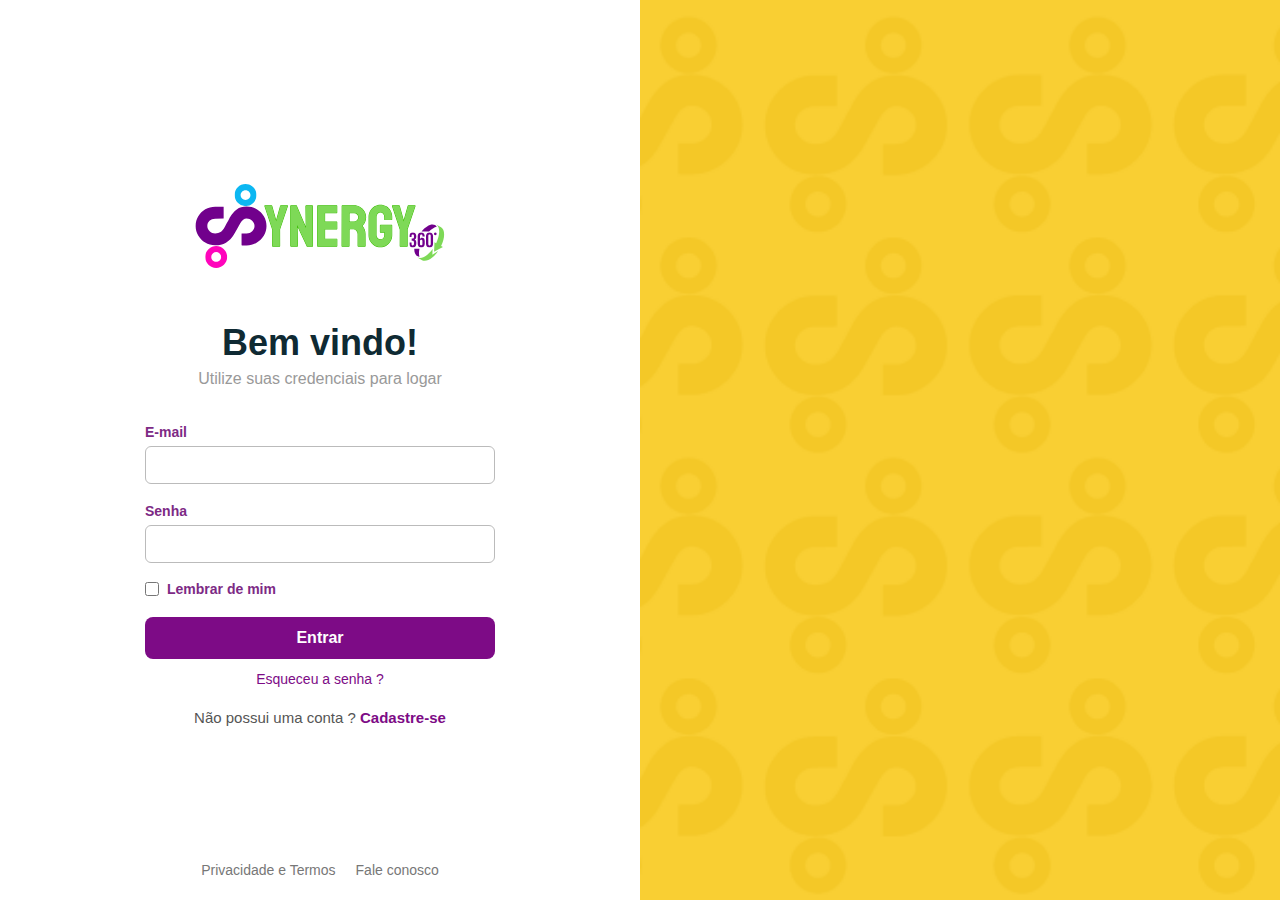
<file: pages/login.html>
<!DOCTYPE html>
<html lang="pt-br">

<head>
    <meta charset="UTF-8">
    <meta name="viewport" content="width=device-width, initial-scale=1.0">
    <link rel="icon" href="../imgs/logo.png" type="image/png">
    <title>Login - Synergy 360</title>
    <link rel="stylesheet" href="../css/login.css">

    <!-- Ícones -->
    <link rel="stylesheet" href="https://cdnjs.cloudflare.com/ajax/libs/font-awesome/6.5.0/css/all.min.css">
</head>

<body>

    <div class="container">

        <!-- LADO ESQUERDO (FORMULÁRIO) -->
        <div class="left">

            <a href="../index.html"> <img src="../imgs/synergy360 logo svg.svg" class="logo" alt="logo"></a>

            <h1>Bem vindo!</h1>
            <p class="sub">Utilize suas credenciais para logar</p>

            <form class="form">

                <label for="email">E-mail</label>
                <input type="email" id="email" placeholder="">

                <label for="senha">Senha</label>
                <input type="password" id="senha" placeholder="">

                <div class="remember">
                    <input type="checkbox" id="lembrar">
                    <label for="lembrar">Lembrar de mim</label>
                </div>


                <button type="button" class="btn" onclick="fazerLogin()">Entrar</button>






                <a href="#" class="forgot">Esqueceu a senha ?</a>

                <p class="register">
                    Não possui uma conta ? <a href="#" class="cad">Cadastre-se</a>
                </p>

            </form>

            <footer class="footer">
                <a href="#">Privacidade e Termos</a>
                <a href="#">Fale conosco</a>
            </footer>

        </div>

        <!-- LADO DIREITO -->
        <div class="right">

        </div>

    </div>




    <script>

        function fazerLogin() {
            const email = document.getElementById("email").value.trim();
            const senha = document.getElementById("senha").value.trim();


            if (email === "admin" && senha === "123") {
                window.location.href = "mentor.html";
                return;
            }

            if (email === "aluno" && senha === "123") {
                window.location.href = "estudante.html";
                return;
            }


            alert("Credenciais incorretas. Tente novamente!");
        }
    </script>








</body>

</html>
</file>
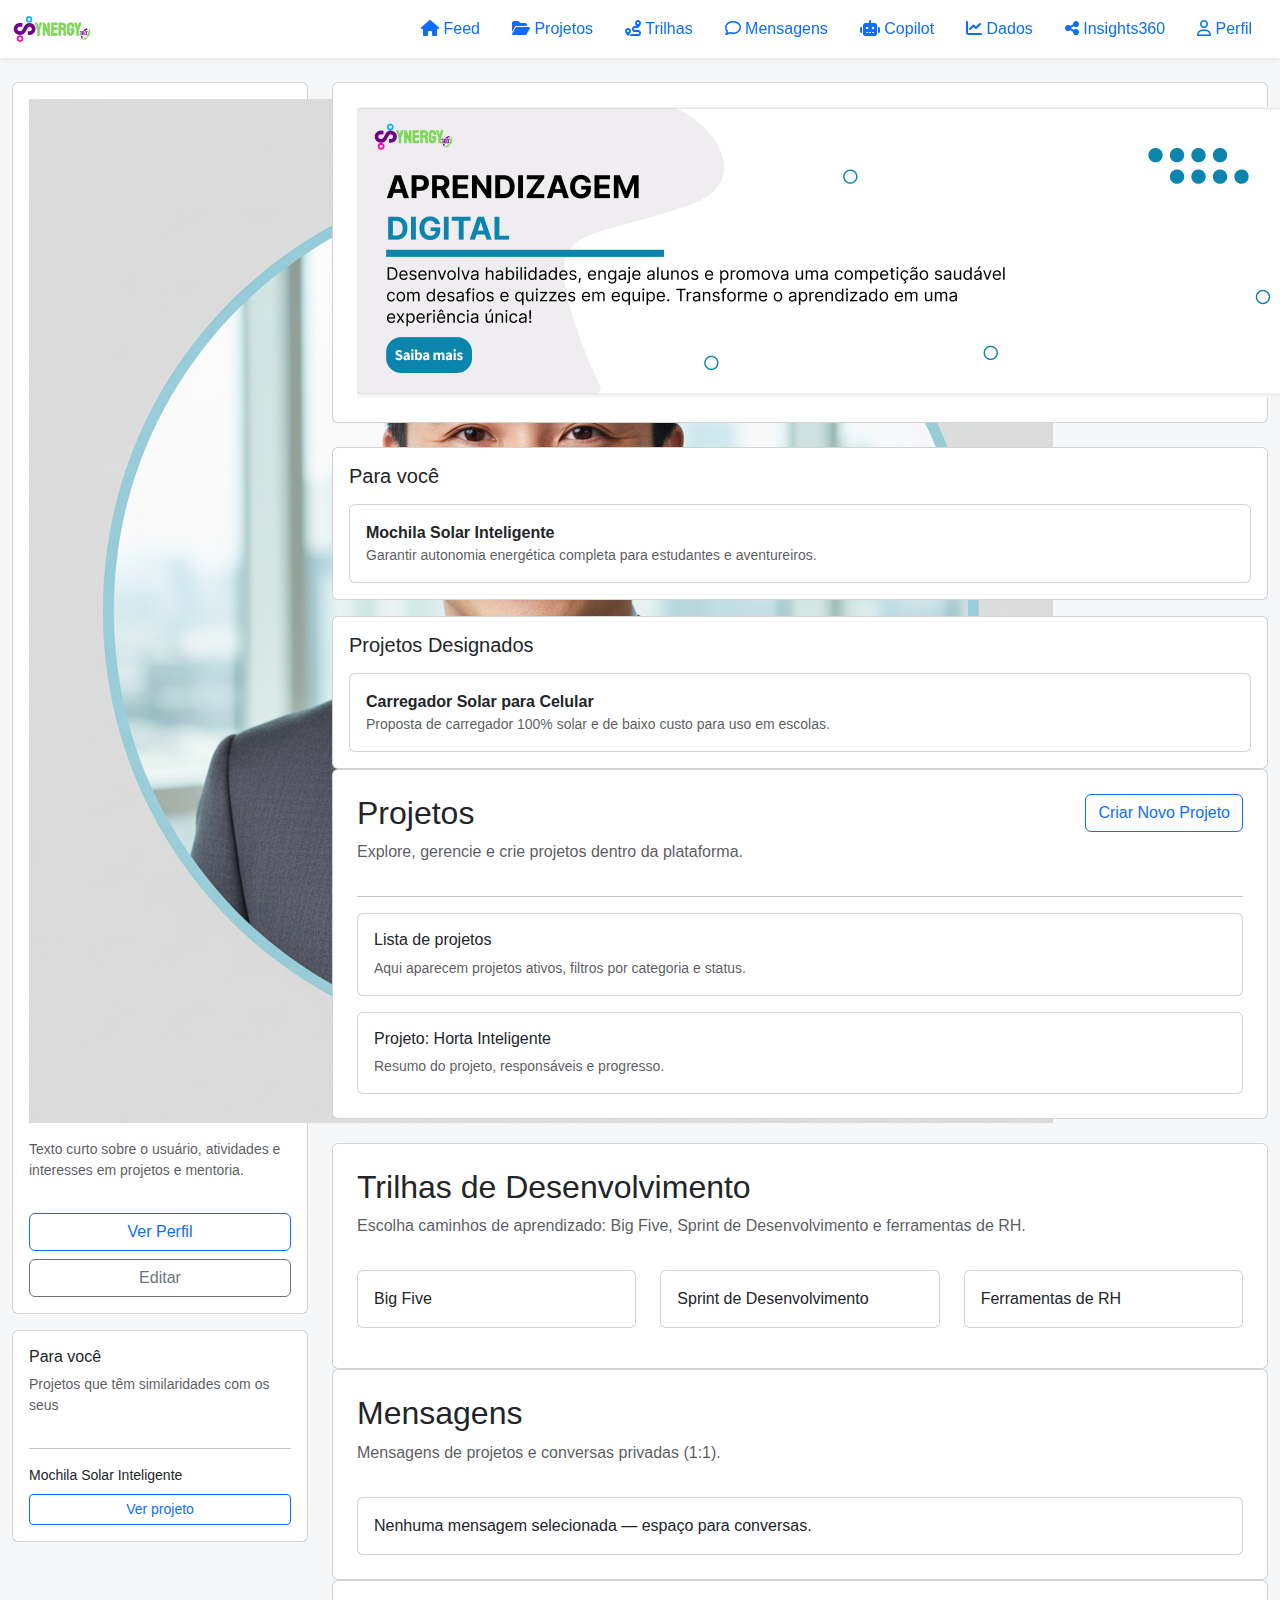
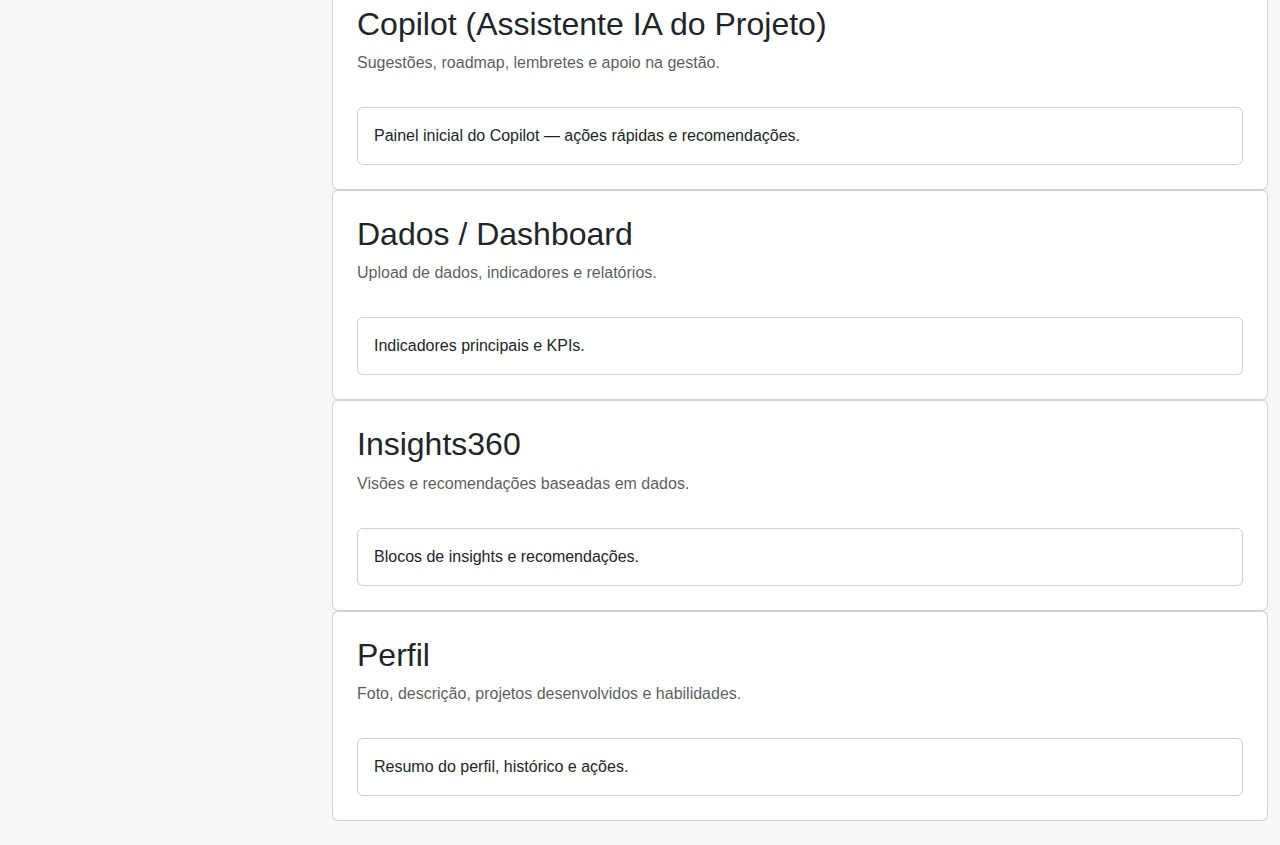
<file: pages/mentor.html>
<!doctype html>
<html lang="pt-BR">

<head>
    <meta charset="utf-8" />
    <meta name="viewport" content="width=device-width, initial-scale=1" />
    <link href="https://cdn.jsdelivr.net/npm/bootstrap@5.3.2/dist/css/bootstrap.min.css" rel="stylesheet">
    <link rel="stylesheet" href="https://cdnjs.cloudflare.com/ajax/libs/font-awesome/6.5.0/css/all.min.css">
    <link rel="stylesheet" href="../css/mentor.css">

    <title>Mentor — Synergy360</title>


</head>

<body>

    <!-- NAVBAR -->
    <nav class="navbar navbar-expand-lg navbar-light bg-white shadow-sm sticky-top">
        <div class="container-fluid nav-conteiner">
            <a class="navbar-brand d-flex align-items-center gap-2" href="../index.html" id="brand">
                <img src="../imgs/synergy360 logo svg.svg" alt="Synergy360" class="logo-top">
            </a>

            <ul class="nav ms-auto align-items-center nav-principal" role="tablist" aria-label="Menu principal">
                <li class="nav-item">
                    <button class="nav-link nav-btn active" data-view="feed" aria-selected="true">
                        <i class="fa-solid fa-house"></i>
                        <span>Feed</span>
                    </button>
                </li>

                <li class="nav-item">
                    <button class="nav-link nav-btn" data-view="projetos">
                        <i class="fa-solid fa-folder-open"></i>
                        <span>Projetos</span>
                    </button>
                </li>

                <li class="nav-item">
                    <button class="nav-link nav-btn" data-view="trilhas">
                        <i class="fa-solid fa-route"></i>
                        <span>Trilhas</span>
                    </button>
                </li>

                <li class="nav-item">
                    <button class="nav-link nav-btn" data-view="mensagens">
                        <i class="fa-regular fa-comment"></i>
                        <span>Mensagens</span>
                    </button>
                </li>

                <li class="nav-item">
                    <button class="nav-link nav-btn" data-view="copilot">
                        <i class="fa-solid fa-robot"></i>
                        <span>Copilot</span>
                    </button>
                </li>

                <li class="nav-item">
                    <button class="nav-link nav-btn" data-view="dados">
                        <i class="fa-solid fa-chart-line"></i>
                        <span>Dados</span>
                    </button>
                </li>

                <li class="nav-item">
                    <button class="nav-link nav-btn" data-view="insights">
                        <i class="fa-solid fa-share-nodes"></i>
                        <span>Insights360</span>
                    </button>
                </li>

                <li class="nav-item">
                    <button class="nav-link nav-btn" data-view="perfil">
                        <i class="fa-regular fa-user"></i>
                        <span>Perfil</span>
                    </button>
                </li>
            </ul>
        </div>
    </nav>

    <!-- CONTEÚDO PRINCIPAL (GRID) -->
    <div class="container-fluid mt-4">
        <div class="row gx-4">

            <!-- COLUNA ESQUERDA -->
            <aside id="coluna-esquerda" class="col-lg-3 mb-4">




                <!-- Caixa de perfil -->
                <div class="card perfil-card p-3 mb-3">
                    <div class="d-flex gap-3">
                        <img src="../imgs/homem3.png" class="perfil-foto">
                        <div>
                            <h6 class="mb-0">Bruno Henrique</h6>
                            <small class="text-muted">Professor de Programação — Ensino Médio</small>
                            <p class="mt-2 mb-1 small text-muted">Rio de Janeiro— Engajado em projetos de educação e
                                inovação.</p>
                            <div class="mt-2">
                                <span class="badge bg-success text-white">Programação</span>
                                <br>
                                <span class="badge bg-warning text-dark">Sustentabilidade</span>
                            </div>
                        </div>
                    </div>

                    <p class="mt-3 text-muted small">Texto curto sobre o usuário, atividades e interesses em projetos e
                        mentoria.</p>

                    <div class="d-grid gap-2 mt-3">
                        <button class="btn btn-outline-primary">Ver Perfil</button>
                        <button class="btn btn-outline-secondary">Editar</button>
                    </div>
                </div>

                <!-- Caixa "Para você" -->
                <div class="card p-3">
                    <h6>Para você</h6>
                    <p class="small text-muted">Projetos que têm similaridades com os seus</p>
                    <hr>
                    <small class="d-block">Mochila Solar Inteligente</small>
                    <a class="btn btn-sm btn-outline-primary mt-2" href="#">Ver projeto</a>
                </div>
            </aside>

            <!-- CONTEÚDO CENTRAL (onde as views aparecem) -->
            <main id="conteudo-central" class="col-lg-9 mb-4">


                <!-- Views: cada section é uma view; apenas a view ativa fica visível -->
                <section id="view-feed" class="app-view active-view">
                    <div class="card p-4 mb-4 hero-card">
                        <div class="hero-banner-container">
                            <img src="../imgs/bannermentor.png" alt="Banner" class="hero-banner">
                        </div>

                    </div>

                    <div class="card p-3 mb-3">
                        <h5>Para você</h5>
                        <div class="card p-3 mt-2">
                            <strong>Mochila Solar Inteligente</strong>
                            <p class="small text-muted mb-0">Garantir autonomia energética completa para estudantes e
                                aventureiros.</p>
                        </div>
                    </div>

                    <div class="card p-3">
                        <h5>Projetos Designados</h5>
                        <div class="card p-3 mt-2">
                            <strong>Carregador Solar para Celular</strong>
                            <p class="small text-muted mb-0">Proposta de carregador 100% solar e de baixo custo para uso
                                em escolas.</p>
                        </div>
                    </div>
                </section>

                <section id="view-projetos" class="app-view">
                    <div class="card p-4 mb-4">
                        <div class="d-flex justify-content-between align-items-start">
                            <div>
                                <h2>Projetos</h2>
                                <p class="text-muted">Explore, gerencie e crie projetos dentro da plataforma.</p>
                            </div>
                            <div>
                                <button class="btn btn-outline-primary">Criar Novo Projeto</button>
                            </div>
                        </div>

                        <hr class="my-3">

                        <div class="card p-3 mb-3">
                            <h6>Lista de projetos</h6>
                            <p class="small text-muted mb-0">Aqui aparecem projetos ativos, filtros por categoria e
                                status.</p>
                        </div>

                        <div class="card p-3">
                            <h6>Projeto: Horta Inteligente</h6>
                            <p class="small text-muted mb-0">Resumo do projeto, responsáveis e progresso.</p>
                        </div>
                    </div>
                </section>

                <section id="view-trilhas" class="app-view">
                    <div class="card p-4">
                        <h2>Trilhas de Desenvolvimento</h2>
                        <p class="text-muted">Escolha caminhos de aprendizado: Big Five, Sprint de Desenvolvimento e
                            ferramentas de RH.</p>

                        <div class="row mt-3">
                            <div class="col-md-4">
                                <div class="card p-3 mb-3">Big Five</div>
                            </div>
                            <div class="col-md-4">
                                <div class="card p-3 mb-3">Sprint de Desenvolvimento</div>
                            </div>
                            <div class="col-md-4">
                                <div class="card p-3 mb-3">Ferramentas de RH</div>
                            </div>
                        </div>
                    </div>
                </section>

                <section id="view-mensagens" class="app-view">
                    <div class="card p-4">
                        <h2>Mensagens</h2>
                        <p class="text-muted">Mensagens de projetos e conversas privadas (1:1).</p>
                        <div class="card p-3 mt-3">Nenhuma mensagem selecionada — espaço para conversas.</div>
                    </div>
                </section>

                <section id="view-copilot" class="app-view">
                    <div class="card p-4">
                        <h2>Copilot (Assistente IA do Projeto)</h2>
                        <p class="text-muted">Sugestões, roadmap, lembretes e apoio na gestão.</p>
                        <div class="card p-3 mt-3">Painel inicial do Copilot — ações rápidas e recomendações.</div>
                    </div>
                </section>

                <section id="view-dados" class="app-view">
                    <div class="card p-4">
                        <h2>Dados / Dashboard</h2>
                        <p class="text-muted">Upload de dados, indicadores e relatórios.</p>
                        <div class="card p-3 mt-3">Indicadores principais e KPIs.</div>
                    </div>
                </section>

                <section id="view-insights" class="app-view">
                    <div class="card p-4">
                        <h2>Insights360</h2>
                        <p class="text-muted">Visões e recomendações baseadas em dados.</p>
                        <div class="card p-3 mt-3">Blocos de insights e recomendações.</div>
                    </div>
                </section>

                <section id="view-perfil" class="app-view">
                    <div class="card p-4">
                        <h2>Perfil</h2>
                        <p class="text-muted">Foto, descrição, projetos desenvolvidos e habilidades.</p>
                        <div class="card p-3 mt-3">Resumo do perfil, histórico e ações.</div>
                    </div>
                </section>
            </main>

        </div>
    </div>


    <script src="../js/mentor.js"></script>
    <script src="https://cdn.jsdelivr.net/npm/bootstrap@5.3.2/dist/js/bootstrap.bundle.min.js"></script>
</body>

</html>
</file>
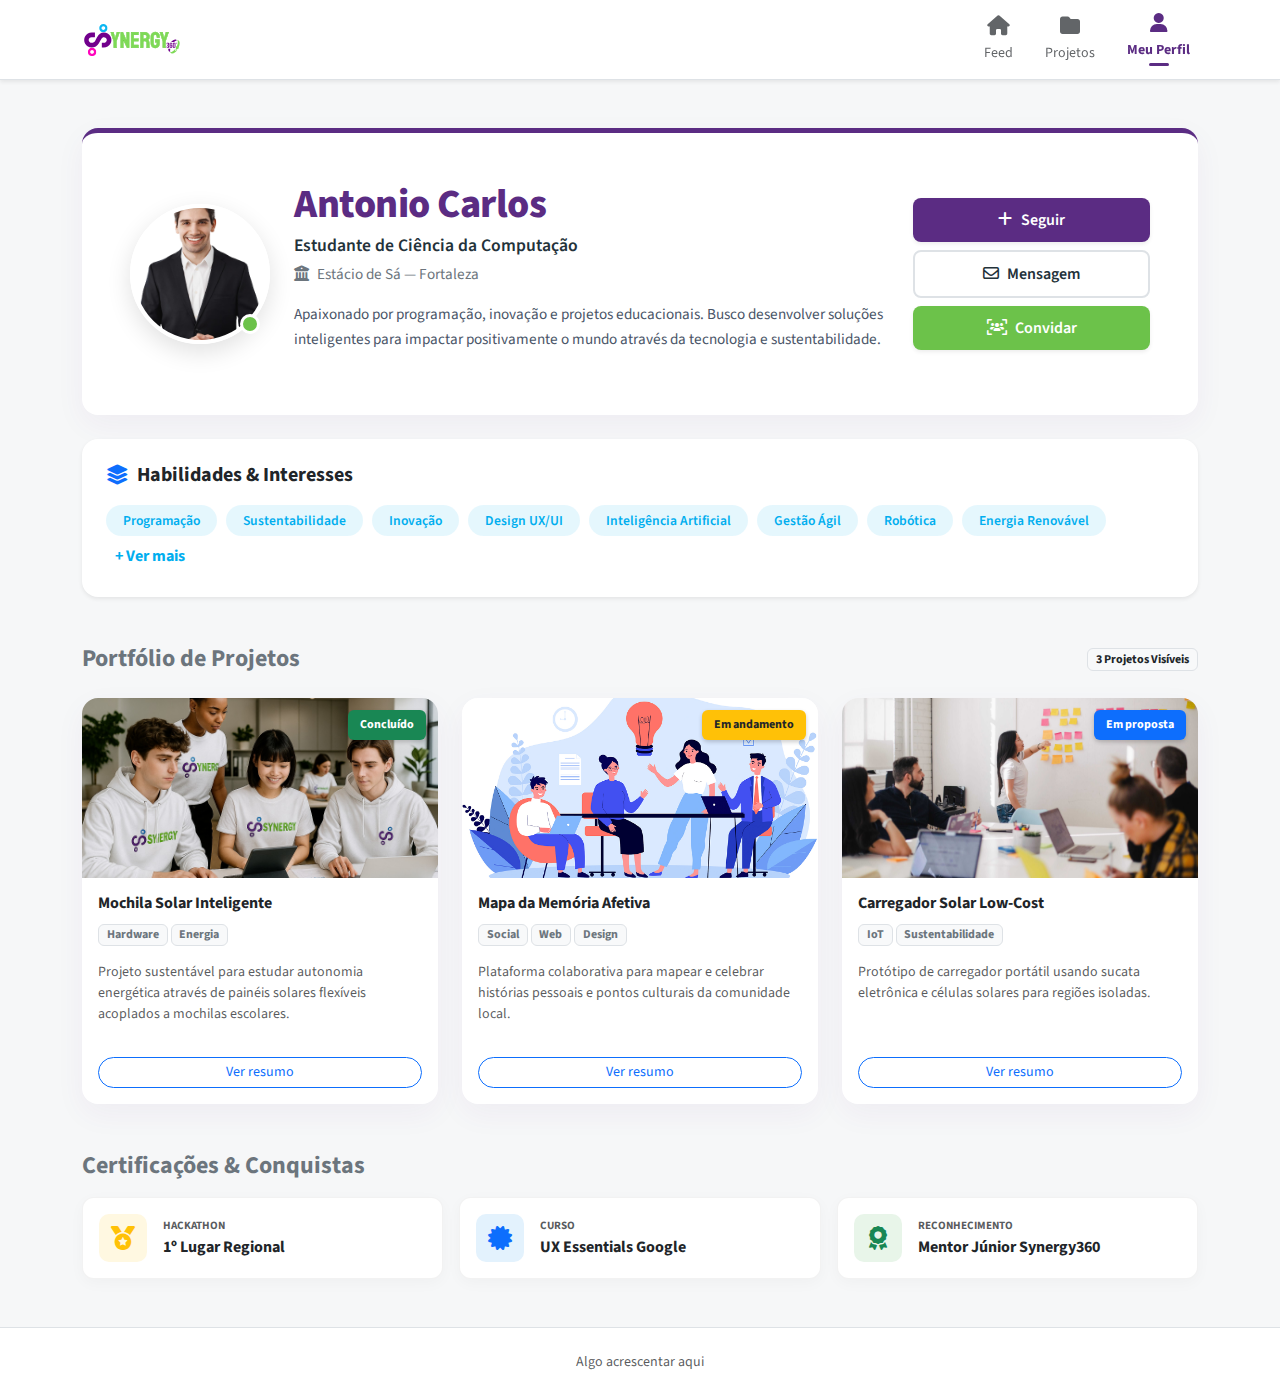
<file: pages/perfil-estudante.html>
<!doctype html>
<html lang="pt-BR">
<head>
    <meta charset="utf-8" />
    <meta name="viewport" content="width=device-width, initial-scale=1" />
    <link rel="icon" href="../imgs/logo.png" type="image/png">
    
    <!-- Bootstrap CSS -->
    <link href="https://cdn.jsdelivr.net/npm/bootstrap@5.3.2/dist/css/bootstrap.min.css" rel="stylesheet">
    <!-- Font Awesome -->
    <link href="https://cdnjs.cloudflare.com/ajax/libs/font-awesome/6.5.0/css/all.min.css" rel="stylesheet">
    <!-- Google Fonts (Source Sans 3) -->
    <link href="https://fonts.googleapis.com/css2?family=Source+Sans+3:wght@400;600;700&display=swap" rel="stylesheet">

    <link rel="stylesheet" href="../css/perfil-estudante.css">
    <title>Perfil — Synergy360</title>
</head>

<body>

    <!-- ================= NAVBAR ================= -->
    <nav class="navbar navbar-expand-lg navbar-white bg-white border-bottom shadow-sm sticky-top">
        <div class="container">
            <!-- Logo -->
            <a class="navbar-brand d-flex align-items-center gap-2" href="../index.html">
                <img src="../imgs/synergy360 logo svg.svg" class="logo-top" alt="Synergy360" onerror="this.src='https://placehold.co/120x40?text=Synergy360'">
            </a>

            <!-- Mobile Toggle -->
            <button class="navbar-toggler border-0" type="button" data-bs-toggle="collapse" data-bs-target="#navbarNav">
                <span class="navbar-toggler-icon"></span>
            </button>

            <div class="collapse navbar-collapse" id="navbarNav">
                <ul class="nav navbar-nav ms-auto align-items-center mt-3 mt-lg-0">
                    <li class="nav-item nav-icon me-lg-3">
                        <a class="nav-link text-dark text-center" href="estudante.html">
                            <i class="fa-solid fa-house fs-5 d-block mb-1"></i>
                            <small>Feed</small>
                        </a>
                    </li>
                    <li class="nav-item nav-icon me-lg-3">
                        <a class="nav-link text-dark text-center" href="#">
                            <i class="fa-solid fa-folder fs-5 d-block mb-1"></i>
                            <small>Projetos</small>
                        </a>
                    </li>
                    <li class="nav-item nav-icon">
                        <a class="nav-link text-dark text-center active-nav" href="#">
                            <i class="fa-solid fa-user fs-5 d-block mb-1"></i>
                            <small>Meu Perfil</small>
                        </a>
                    </li>
                </ul>
            </div>
        </div>
    </nav>

    <!-- =============== HEADER DO PERFIL =============== -->
    <header class="container mt-5">
        <div class="card p-4 p-lg-5 perfil-top-card border-0">
            <div class="row align-items-center g-4">
                
                <!-- Foto -->
                <div class="col-12 col-md-auto text-center">
                    <div class="position-relative d-inline-block">
                        <img src="../imgs/avatar.png" class="perfil-foto" alt="Foto de Perfil" onerror="this.src='https://placehold.co/150x150/5b2c83/white?text=AC'">
                        <span class="status-indicator"></span>
                    </div>
                </div>

                <!-- Dados Principais -->
                <div class="col-12 col-md text-center text-md-start">
                    <h1 class="perfil-nome mb-1">Antonio Carlos</h1>
                    <p class="perfil-profissao mb-1">Estudante de Ciência da Computação</p>
                    <p class="perfil-instituicao mb-3"><i class="fa-solid fa-building-columns me-2"></i>Estácio de Sá — Fortaleza</p>

                    <p class="perfil-bio mx-auto mx-md-0">
                        Apaixonado por programação, inovação e projetos educacionais.
                        Busco desenvolver soluções inteligentes para impactar positivamente o mundo através da tecnologia e sustentabilidade.
                    </p>
                </div>

                <!-- Botões de Ação -->
                <div class="col-12 col-md-3">
                    <div class="d-flex flex-column gap-2">
                        <button class="btn btn-primary-custom w-100 shadow-sm">
                            <i class="fa-solid fa-plus me-2"></i>Seguir
                        </button>
                        <button class="btn btn-outline-custom w-100">
                            <i class="fa-regular fa-envelope me-2"></i>Mensagem
                        </button>
                        <button class="btn btn-success-custom w-100 shadow-sm">
                            <i class="fa-solid fa-users-viewfinder me-2"></i>Convidar
                        </button>
                    </div>
                </div>
            </div>
        </div>
    </header>

    <!-- =============== HABILIDADES E INTERESSES =============== -->
    <section class="container mt-4">
        <div class="card p-4 border-0 shadow-sm rounded-4">
            <div class="d-flex align-items-center mb-3">
                <i class="fa-solid fa-layer-group text-primary me-2 fs-5"></i>
                <h5 class="mb-0 fw-bold text-dark">Habilidades & Interesses</h5>
            </div>

            <div class="tags-wrapper">
                <!-- As primeiras 8 tags são visíveis por padrão -->
                <span class="badge tag-skill">Programação</span>
                <span class="badge tag-skill">Sustentabilidade</span>
                <span class="badge tag-skill">Inovação</span>
                <span class="badge tag-skill">Design UX/UI</span>
                <span class="badge tag-skill">Inteligência Artificial</span>
                <span class="badge tag-skill">Gestão Ágil</span>
                <span class="badge tag-skill">Robótica</span>
                <span class="badge tag-skill">Energia Renovável</span>

                <!-- Tags ocultas (class 'd-none' controlada pelo JS) -->
                <div id="more-tags" class="d-none d-inline">
                    <span class="badge tag-skill">Python</span>
                    <span class="badge tag-skill">JavaScript</span>
                    <span class="badge tag-skill">Startups</span>
                    <span class="badge tag-skill">Voluntariado</span>
                </div>

                <button id="btn-toggle-tags" class="btn btn-link text-decoration-none p-0 ms-2 fw-bold small" onclick="toggleTags()">
                    + Ver mais
                </button>
            </div>
        </div>
    </section>

    <!-- =============== PORTFÓLIO DE PROJETOS =============== -->
    <section class="container mt-5">
        <div class="d-flex align-items-center justify-content-between mb-4">
            <h4 class="fw-bold text-secondary mb-0">Portfólio de Projetos</h4>
            <span class="badge bg-light text-dark border">3 Projetos Visíveis</span>
        </div>

        <div class="row g-4">

            <!-- CARD 1 -->
            <div class="col-md-6 col-lg-4">
                <div class="card projeto-card h-100">
                    <div class="position-relative">
                        <img src="../imgs/imag1.jpg" class="projeto-capa" alt="Capa Projeto" onerror="this.src='https://placehold.co/600x400/00aeef/white?text=Solar'">
                        <span class="status-badge bg-success">Concluído</span>
                    </div>
                    
                    <div class="card-body d-flex flex-column">
                        <h6 class="card-title fw-bold mb-2">Mochila Solar Inteligente</h6>
                        
                        <!-- Segmentos -->
                        <div class="mb-3">
                            <span class="badge bg-light text-secondary border">Hardware</span>
                            <span class="badge bg-light text-secondary border">Energia</span>
                        </div>

                        <p class="card-text text-muted small flex-grow-1">
                            Projeto sustentável para estudar autonomia energética através de painéis solares flexíveis acoplados a mochilas escolares.
                        </p>

                        <button class="btn btn-outline-primary btn-sm w-100 mt-3 rounded-pill">Ver resumo</button>
                    </div>
                </div>
            </div>

            <!-- CARD 2 -->
            <div class="col-md-6 col-lg-4">
                <div class="card projeto-card h-100">
                    <div class="position-relative">
                        <img src="../imgs/imagem.jpg" class="projeto-capa" alt="Capa Projeto" onerror="this.src='https://placehold.co/600x400/5b2c83/white?text=Mapa'">
                        <span class="status-badge bg-warning text-dark">Em andamento</span>
                    </div>

                    <div class="card-body d-flex flex-column">
                        <h6 class="card-title fw-bold mb-2">Mapa da Memória Afetiva</h6>
                        
                        <div class="mb-3">
                            <span class="badge bg-light text-secondary border">Social</span>
                            <span class="badge bg-light text-secondary border">Web</span>
                            <span class="badge bg-light text-secondary border">Design</span>
                        </div>

                        <p class="card-text text-muted small flex-grow-1">
                            Plataforma colaborativa para mapear e celebrar histórias pessoais e pontos culturais da comunidade local.
                        </p>

                        <button class="btn btn-outline-primary btn-sm w-100 mt-3 rounded-pill">Ver resumo</button>
                    </div>
                </div>
            </div>

            <!-- CARD 3 -->
            <div class="col-md-6 col-lg-4">
                <div class="card projeto-card h-100">
                    <div class="position-relative">
                        <img src="../imgs/you-x-ventures-1439463-unsplash-min.jpg" class="projeto-capa" alt="Capa Projeto" onerror="this.src='https://placehold.co/600x400/6CC24A/white?text=Charger'">
                        <span class="status-badge bg-primary">Em proposta</span>
                    </div>

                    <div class="card-body d-flex flex-column">
                        <h6 class="card-title fw-bold mb-2">Carregador Solar Low-Cost</h6>

                        <div class="mb-3">
                            <span class="badge bg-light text-secondary border">IoT</span>
                            <span class="badge bg-light text-secondary border">Sustentabilidade</span>
                        </div>

                        <p class="card-text text-muted small flex-grow-1">
                            Protótipo de carregador portátil usando sucata eletrônica e células solares para regiões isoladas.
                        </p>

                        <button class="btn btn-outline-primary btn-sm w-100 mt-3 rounded-pill">Ver resumo</button>
                    </div>
                </div>
            </div>

        </div>
    </section>

    <!-- =============== CERTIFICAÇÕES E CONQUISTAS =============== -->
    <section class="container mt-5 mb-5">
        <h4 class="fw-bold text-secondary mb-3">Certificações & Conquistas</h4>

        <div class="d-flex flex-wrap gap-3">
            
            <div class="conquista-badge d-flex align-items-center gap-3 p-3 bg-white">
                <div class="icon-box bg-light-warning text-warning">
                    <i class="fa-solid fa-medal fs-4"></i>
                </div>
                <div>
                    <small class="text-muted d-block text-uppercase fw-bold" style="font-size: 0.7rem;">Hackathon</small>
                    <span class="fw-bold text-dark">1º Lugar Regional</span>
                </div>
            </div>

            <div class="conquista-badge d-flex align-items-center gap-3 p-3 bg-white">
                <div class="icon-box bg-light-primary text-primary">
                    <i class="fa-solid fa-certificate fs-4"></i>
                </div>
                <div>
                    <small class="text-muted d-block text-uppercase fw-bold" style="font-size: 0.7rem;">Curso</small>
                    <span class="fw-bold text-dark">UX Essentials Google</span>
                </div>
            </div>

            <div class="conquista-badge d-flex align-items-center gap-3 p-3 bg-white">
                <div class="icon-box bg-light-success text-success">
                    <i class="fa-solid fa-award fs-4"></i>
                </div>
                <div>
                    <small class="text-muted d-block text-uppercase fw-bold" style="font-size: 0.7rem;">Reconhecimento</small>
                    <span class="fw-bold text-dark">Mentor Júnior Synergy360</span>
                </div>
            </div>

        </div>
    </section>

    <!-- Footer Simples -->
    <footer class="bg-white py-4 mt-5 border-top">
        <div class="container text-center text-muted small">
            <p class="mb-0"> Algo acrescentar aqui</p>
        </div>
    </footer>

    <!-- Bootstrap Bundle with Popper -->
    <script src="https://cdn.jsdelivr.net/npm/bootstrap@5.3.2/dist/js/bootstrap.bundle.min.js"></script>

    <!-- Lógica do botão "Ver Mais" -->
    <script>
        function toggleTags() {
            var moreTags = document.getElementById("more-tags");
            var btnText = document.getElementById("btn-toggle-tags");

            if (moreTags.classList.contains("d-none")) {
                moreTags.classList.remove("d-none");
                btnText.innerHTML = "- Ver menos";
            } else {
                moreTags.classList.add("d-none");
                btnText.innerHTML = "+ Ver mais";
            }
        }
    </script>
</body>
</html>
</file>
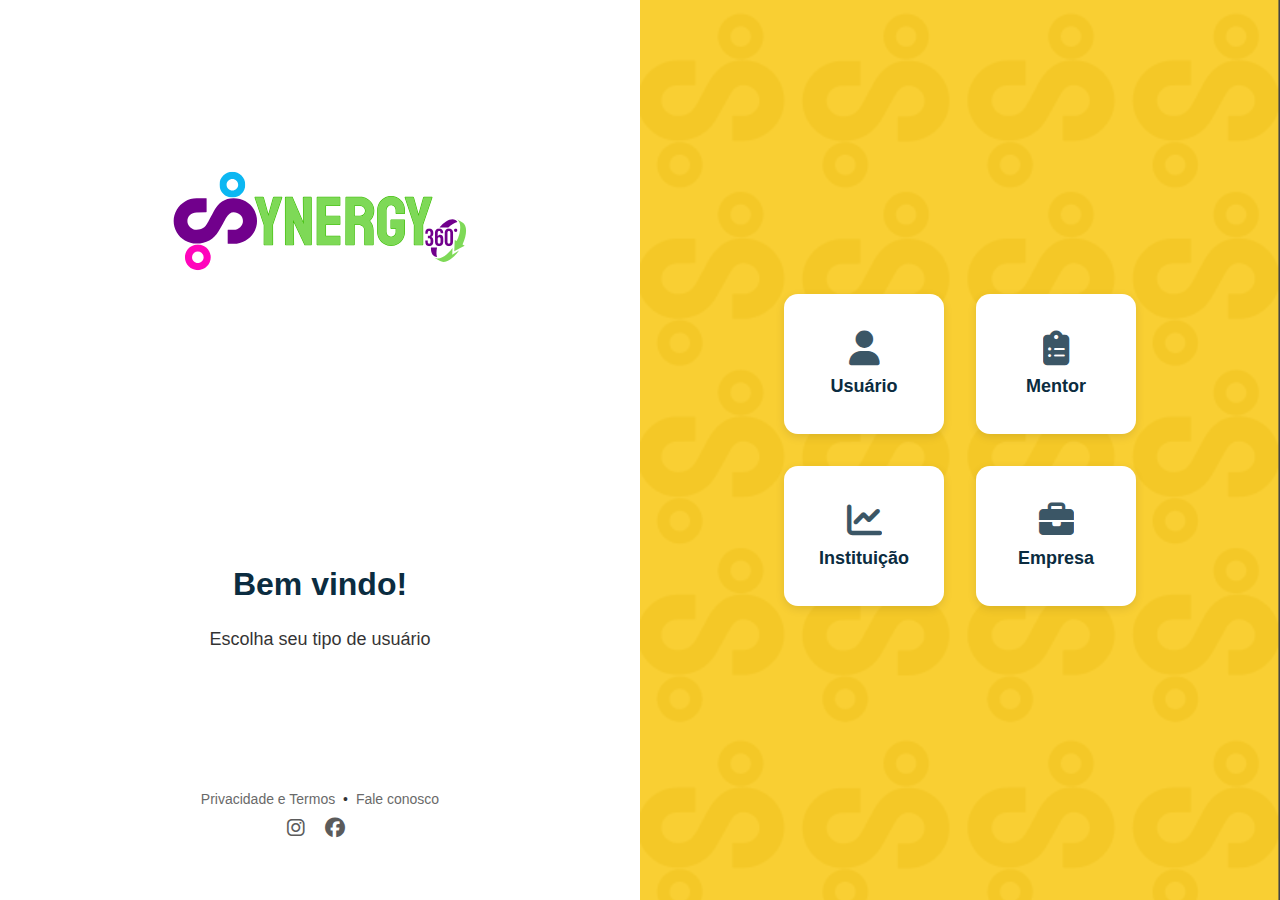
<file: pages/prelogin.html>
<!DOCTYPE html>
<html lang="pt-BR">

<head>
  <meta charset="UTF-8">
  <meta name="viewport" content="width=device-width, initial-scale=1.0">
  <link rel="icon" href="../imgs/logo.png" type="image/png">
  <title>Selecione seu perfil</title>
  <link rel="stylesheet" href="../css/prelogin.css">
  <link rel="stylesheet" href="https://cdnjs.cloudflare.com/ajax/libs/font-awesome/6.5.0/css/all.min.css">
</head>

<body>

  <div class="container">

    <!-- COLUNA ESQUERDA -->
    <div class="left">

      <div class="logo-container">


        <a href="../index.html"> <img src="../imgs/synergy360 logo svg.svg" class="logo" alt="Synergy360" width="400px">
        </a>

      </div>


      <div class="left-panel">
        <h1>Bem vindo!</h1>
        <p>Escolha seu tipo de usuário</p>
      </div>
      <footer>
        <a href="#">Privacidade e Termos</a> •
        <a href="#">Fale conosco</a>

        <div class="social">
          <a href="#"><i class="fab fa-instagram"></i></a>
          <a href="#"><i class="fab fa-facebook"></i></a>
        </div>
      </footer>
    </div>

    <!-- COLUNA DIREITA -->
    <div class="right">

      <div class="button-grid">

        <a class="login-btn" href="../pages/login.html">
          <i class="fa-solid fa-user"></i>
          <span>Usuário</span>
        </a>

        <a class="login-btn" href="mentor.html">
          <i class="fa-solid fa-clipboard-list"></i>
          <span>Mentor</span>
        </a>

        <a class="login-btn" href="login-instituicao.html">
          <i class="fa-solid fa-chart-line"></i>
          <span>Instituição</span>
        </a>

        <a class="login-btn" href="login-empresa.html">
          <i class="fa-solid fa-briefcase"></i>
          <span>Empresa</span>
        </a>

      </div>

    </div>

  </div>

</body>

</html>
</file>
<file: css/empresa.css>
:root {
    --verde: #6CC24A;
    --roxo: #5b2c83;
    --azul: #0b78e6;
    --texto: #23323a;
    --fundo: #f6f7f8;
    --card-shadow: 0 8px 22px rgba(0, 0, 0, 0.06);
    --transition-fast: 180ms;
    --transition-medium: 300ms;
}


* {
    box-sizing: border-box;
}

html,
body {
    height: 100%;
    margin: 0;
    padding: 0;
    background: var(--fundo);
    color: var(--texto);
    font-family: "Source Sans 3", system-ui, -apple-system, "Segoe UI", Roboto, Arial;
    font-size: 15px;
}

.container {
    max-width: 1180px;
}

/* NAVBAR */
.navbar {
    background: #fff;
    padding: 8px 0;
}

.logo-top {
    height: 36px;
}


.nav-icon .nav-link,
.nav-main-link {
    display: flex;
    flex-direction: column;
    align-items: center;
    gap: 4px;
    font-size: 13px;
    color: #222;
    padding: 6px 10px;
    border-radius: 8px;
    transition: all var(--transition-medium) ease;
}

.nav-icon .nav-link i,
.nav-main-link i {
    font-size: 18px;
}

.nav-icon .nav-link:hover,
.nav-main-link:hover {
    background: rgba(11, 120, 230, 0.06);
    color: var(--azul);
    transform: translateY(-3px);
}

/* active nav */
.nav-main-link.active {
    background: rgba(91, 44, 131, 0.08);
    color: var(--roxo);
    box-shadow: 0 2px 0 rgba(91, 44, 131, 0.12) inset;
}

/* hover */
.perfil-dropdown {
    min-width: 220px;
    padding: 8px;
    border-radius: 12px;
    transition: opacity .15s ease, transform .15s ease;
    box-shadow: 0 8px 20px rgba(0, 0, 0, 0.08);
}

@media (hover: hover) and (pointer: fine) {
    .dropdown-hover:hover>.dropdown-menu {
        display: block;
        transform: translateY(6px);
    }
}


.perfil-dropdown-parent .dropdown-menu {
    right: 0;
    left: auto;
}


.perfil-card {
    background: #fff;
    border-radius: 12px;
    box-shadow: var(--card-shadow);
    padding: 16px;
}

.avatar {
    width: 64px;
    height: 64px;
    object-fit: cover;
    border-radius: 50%;
    box-shadow: 0 6px 18px rgba(0, 0, 0, 0.08);
}


.card {
    border: 0;
    border-radius: 12px;
    background: #fff;
    box-shadow: var(--card-shadow);
}

.hero-banner-container {
    width: 100%;
    height: 220px;
    border-radius: 12px;
    overflow: hidden;
    display: flex;
    align-items: center;
    justify-content: center;
    background: #fff;
}

.hero-banner {
    width: 100%;
    height: 100%;
    object-fit: cover;
}

.app-view {
    display: none;
    opacity: 0;
    transform: scale(.98);
    transition: opacity var(--transition-medium) ease, transform var(--transition-medium) ease;
}

.app-view.active-view {
    display: block;
    opacity: 1;
    transform: scale(1);
}

.card-clickable {
    display: block;
    text-decoration: none;
    color: inherit;
    border-radius: 12px;
    transition: transform var(--transition-fast) ease, box-shadow var(--transition-fast) ease, background var(--transition-fast);
    box-shadow: 0 4px 10px rgba(0, 0, 0, 0.04);
}

.card-clickable:hover {
    transform: translateY(-6px) scale(1.01);
    box-shadow: 0 12px 30px rgba(0, 0, 0, 0.09);
    background: linear-gradient(180deg, #fff, #fbfdff);
}


h2 {
    font-weight: 700;
    color: #222;
    margin-bottom: .3rem;
    position: relative;
}

h2::after {
    content: '';
    display: block;
    width: 56px;
    height: 4px;
    background: var(--roxo);
    border-radius: 3px;
    margin-top: 10px;
    opacity: .12;
}


h5,
h6 {
    color: #333;
    font-weight: 700;
}

.small {
    font-size: 0.9rem;
}


.badge {
    font-weight: 600;
    border-radius: 6px;
    padding: 6px 8px;
}


.chat-window {
    display: flex;
    flex-direction: column;
    gap: 12px;
}

.chat-messages {
    background: #fafbfd;
    border-radius: 10px;
    padding: 14px;
    max-height: 360px;
    overflow: auto;
    box-shadow: inset 0 1px 0 rgba(0, 0, 0, 0.02);
}

.msg {
    max-width: 78%;
    padding: 10px 12px;
    border-radius: 12px;
    margin-bottom: 10px;
    display: inline-block;
    line-height: 1.3;
    font-size: 0.95rem;
}

.msg.me {
    background: #0b78e6;
    color: #fff;
    margin-left: auto;
    border-bottom-right-radius: 4px;
}

.msg.them {
    background: #fff;
    color: #222;
    border: 1px solid rgba(0, 0, 0, 0.06);
    border-bottom-left-radius: 4px;
}

.msg-time {
    display: block;
    font-size: 0.75rem;
    color: #8a959a;
    margin-top: 6px;
    opacity: 0.9;
}


.chat-input .form-control {
    border-radius: 999px;
}

.chat-input .btn {
    border-radius: 999px;
}

@media (max-width: 991px) {
    #coluna-esquerda {
        display: none;
    }

    .nav-icon .nav-link small {
        display: none;
    }

    .container {
        padding-left: 12px;
        padding-right: 12px;
    }
}

.dropdown-menu {
    pointer-events: auto;
}

.main-container {
    animation: fadeInUp .36s ease both;
}

@keyframes fadeInUp {
    from {
        opacity: 0;
        transform: translateY(8px) scale(.998);
    }

    to {
        opacity: 1;
        transform: translateY(0) scale(1);
    }
}


.view-enter {
    opacity: 0;
    transform: scale(.96);
}

.view-enter-active {
    opacity: 1;
    transform: scale(1);
    transition: opacity 320ms ease, transform 320ms ease;
}

.view-exit {
    opacity: 1;
    transform: scale(1);
}

.view-exit-active {
    opacity: 0;
    transform: scale(.94);
    transition: opacity 280ms ease, transform 280ms ease;
}

/* coluna esquerda*/

.linkedin-card {
    border-radius: 12px;
    background: #fff;
    box-shadow: 0 4px 20px rgba(0, 0, 0, 0.05);
    border: 1px solid #eee;
}

.linkedin-card span {
    font-size: 14px;
    color: #23323a;
}

.linkedin-item {
    font-size: 14px;
    cursor: pointer;
    padding: 4px 0;
    border-radius: 6px;
    transition: .2s;
}

.linkedin-item i {
    font-size: 16px;
    color: #333;
}

.linkedin-item:hover {
    background: #f3f3f3;
}

/* CARDS DE PROJETO */

.project-card {
    text-decoration: none;
    color: inherit;
    border-radius: 14px;
    transition: all .25s ease;
    border: 1px solid #e6e6e6;
    box-shadow: 0 4px 18px rgba(0, 0, 0, 0.04);
    display: block;
}

.project-card:hover {
    transform: translateY(-4px);
    box-shadow: 0 8px 28px rgba(0, 0, 0, 0.10);
    border-color: #dcdcdc;
    background: #fafafa;
}

/* tags */
.badge-tag {
    padding: 6px 10px;
    border-radius: 6px;
    font-size: 13px;
}

/* Banner */
.hero-box {
    border-radius: 14px;
    overflow: hidden;
    border: 1px solid #e6e6e6;
}

.hero-img {
    width: 100%;
    height: 240px;
    object-fit: cover;
}

/* Suavidade em tudo */
.card {
    border-radius: 14px !important;
}

.logo-empresa {
    height: 70px;
    object-fit: contain;
}


/* atividades*/
.atividade-card ul li {
    display: flex;
    align-items: center;
}


.kpi-card strong {
    font-size: 14px;
}

.kpi-card div {
    border-bottom: 1px solid #f0f0f0;
    padding-bottom: 4px;
}

.kpi-card div:last-child {
    border-bottom: 0;
}

/* Talentos*/
.talento-item {
    background: #f9fafb;
    border: 1px solid #eee;
    border-radius: 10px;
    transition: 0.2s ease;
}

.talento-item:hover {
    transform: scale(1.02);
    background: #ffffff;
    border-color: #ddd;
    box-shadow: 0 6px 18px rgba(0, 0, 0, 0.06);
}
</file>
<file: css/estudante.css>
:root {
    --verde: #6CC24A;
    --roxo: #5b2c83;
    --azul: #00aeef;

    --bg-soft-roxo: #f3eef8;
    --bg-soft-verde: #eefceb;
    --bg-soft-azul: #e6f7ff;

    --fundo: #f6f7f8;
    --texto: #23323a;
    --texto-muted: #6c757d;

    --card-shadow: 0 4px 20px rgba(0, 0, 0, 0.04);
    --hover-shadow: 0 8px 25px rgba(91, 44, 131, 0.08);
    --border-radius: 16px;
    --transition: all 0.25s ease;
}

body {
    background-color: var(--fundo);
    color: var(--texto);
    font-family: "Source Sans 3", "Segoe UI", sans-serif;
    -webkit-font-smoothing: antialiased;
}

.navbar-white {
    background-color: #ffffff;
    height: 70px;
}

.logo-top {
    height: 32px;
}

.avatar-nav {
    width: 40px;
    height: 40px;
    object-fit: cover;
    border: 2px solid var(--bg-soft-roxo);
}

.card-dashboard {
    background: #fff;
    border-radius: var(--border-radius);
    box-shadow: var(--card-shadow);
    transition: var(--transition);
}

.card-dashboard:hover {
    box-shadow: var(--hover-shadow);
}

.card-header-brand {
    height: 60px;
    background: linear-gradient(90deg, var(--verde), #4aa354);
}

.avatar-wrapper {
    margin-top: -40px;
    position: relative;
    display: inline-block;
}

.avatar-profile {
    width: 90px;
    height: 90px;
    border-radius: 50%;
    border: 4px solid #fff;
    box-shadow: 0 4px 10px rgba(0, 0, 0, 0.1);
    object-fit: cover;
    background: #fff;
}

.status-dot {
    width: 18px;
    height: 18px;
    background: var(--verde);
    border: 3px solid #fff;
    border-radius: 50%;
    position: absolute;
    bottom: 5px;
    right: 5px;
}

.sidebar-title {
    font-size: 0.75rem;
    text-transform: uppercase;
    letter-spacing: 0.5px;
    color: #999;
    font-weight: 700;
    margin-bottom: 8px;
}

.tag-mini {
    font-size: 0.75rem;
    background: var(--bg-soft-roxo);
    color: var(--roxo);
    padding: 4px 10px;
    border-radius: 10px;
    font-weight: 600;
}

.border-roxo {
    border-color: var(--roxo) !important;
}

/* Centro */
.destaque-card {
    background: #fff;
    border-radius: 12px;
    box-shadow: var(--card-shadow);
    transition: var(--transition);
    cursor: pointer;
}

.destaque-card:hover {
    transform: translateY(-5px);
    box-shadow: var(--hover-shadow);
}

.line-clamp-2 {
    display: -webkit-box;
    -webkit-line-clamp: 2;
    -webkit-box-orient: vertical;
    overflow: hidden;
}

.font-sm {
    font-size: 0.9rem;
}

.smaller {
    font-size: 0.8rem;
}

.avatar-feed {
    width: 48px;
    height: 48px;
    object-fit: cover;
}

.icon-square {
    width: 36px;
    height: 36px;
    border-radius: 10px;
    display: flex;
    align-items: center;
    justify-content: center;
}

.avatar-group-item {
    z-index: 5;
}

.avatar-group-item:nth-child(2) { z-index: 4; }
.avatar-group-item:nth-child(3) { z-index: 3; }
.avatar-group-item:nth-child(4) { z-index: 2; }
.avatar-group-item:nth-child(5) { z-index: 1; }

.text-roxo { color: var(--roxo) !important; }
.text-verde { color: var(--verde) !important; }
.text-azul { color: var(--azul) !important; }

.bg-soft-roxo { background-color: var(--bg-soft-roxo); }
.bg-soft-verde { background-color: var(--bg-soft-verde); }
.bg-soft-azul { background-color: var(--bg-soft-azul); }

.btn-roxo {
    background-color: var(--verde);
    color: white;
    border: none;
    transition: var(--transition);
}

.btn-roxo:hover {
    background-color: #8ff97c;
    color: white;
}

.btn-outline-roxo {
    border: 1px solid var(--verde);
    color: var(--verde);
    background: transparent;
}

.btn-outline-roxo:hover {
    background: var(--verde);
    color: white;
}

/* Responsividade */
@media (max-width: 991px) {
    .navbar-white {
        height: auto;
        padding-bottom: 15px;
    }
}

.logo-empresa-nav {
    height: 40px;
    object-fit: contain;
}

.project-invite-card {
    border-left: 4px solid var(--roxo);
    background: #fdfbff;
}

.ad-card {
    background: linear-gradient(135deg, #1e3c72 0%, #2a5298 100%);
    color: white;
}



@media (min-width: 992px) {
    .navbar-collapse .dropdown:hover>.dropdown-menu {
        display: block;
        margin-top: 0;
    }

    .dropdown-submenu {
        position: relative;
    }

    /* Submenu aparecendo corretamente */
    .dropdown-menu .submenu-right {
        top: 0;
        left: 100%;
        margin-top: -5px;
        margin-left: 0.1rem;
        display: none;
    }

    .dropdown-submenu:hover>.submenu-right {
        display: block;
    }
}


#perfilMenu + .dropdown-menu {
    right: 0 !important;
    left: auto !important;
    margin-right: 15px !important; 
}

@media (max-width: 991px) {
    .dropdown-menu .submenu-right {
        position: static;
        display: block;
        margin-left: 20px;
        border-left: 2px solid var(--bg-soft-roxo);
    }
}
</file>
<file: css/login.css>
* {
    margin: 0;
    padding: 0;
    box-sizing: border-box;
    font-family: "Arial", sans-serif;
}

body {
    background: #fff;
}

.container {
    display: flex;
    height: 100vh;
}

/* ----- LADO ESQUERDO ----- */

.left {
    width: 50%;
    padding: 60px;
    display: flex;
    flex-direction: column;
    align-items: center;
    justify-content: center;
    text-align: center;
}

.logo {
    width: 260px;
    margin-bottom: 40px;
}

/* titulos */
h1 {
    font-size: 36px;
    font-weight: 700;
    color: #0f2a33;
}

.sub {
    margin-top: 6px;
    margin-bottom: 35px;
    font-size: 16px;
    color: #999;
}

/* Formulário */
.form {
    width: 350px;
    text-align: left;
}

.form label {
    font-size: 14px;
    font-weight: 600;
    color: #7d2a85;
}

.form input {
    width: 100%;
    height: 38px;
    border: 1px solid #bbb;
    border-radius: 6px;
    margin: 5px 0 18px;
    padding: 0 10px;
    font-size: 15px;
}

/* 🎯 CORREÇÃO: Reduz o tamanho do checkbox e ajusta o espaçamento */
.remember input[type="checkbox"] {
    width: 14px;
    /* Tamanho do 'quadrado' reduzido */
    height: 14px;
    margin: 0;
    /* Remove margens do input geral */
    margin-right: 8px;
    /* Espaço entre o quadrado e o texto */
}

.remember {
    display: flex;
    align-items: center;
    gap: 0px;
    /* Reduzindo ou removendo o gap para usar a margin-right do input */
    margin-bottom: 20px;
}


.btn {
    width: 100%;
    padding: 12px;
    background: #7d0b86;
    border: none;
    color: white;
    font-size: 16px;
    font-weight: 600;
    border-radius: 8px;
    cursor: pointer;
}

.btn:hover {
    opacity: 0.9;
}

.forgot {
    display: block;
    margin-top: 12px;
    text-align: center;
    color: #7d0b86;
    font-size: 14px;
    text-decoration: none;
}

/* Cadastro */
.register {
    margin-top: 22px;
    font-size: 15px;
    color: #555;
    text-align: center;
}

.cad {
    color: #7d0b86;
    font-weight: 600;
    text-decoration: none;
}

/* Rodapé */
.footer {
    position: absolute;
    bottom: 22px;
    display: flex;
    gap: 20px;
    font-size: 14px;
}

.footer a {
    text-decoration: none;
    color: #777;
}

/* ----- lado amarelo----- */

.right {
    width: 50%;
    background: #F4BA26 url("../imgs/login.png");

    background-size: cover;
    background-position: center;
}
</file>
<file: css/mentor.css>
:root {
    /* Cores da Marca - Mantidas */
    --verde: #6CC24A;
    --roxo: #5b2c83;
    --azul: #00aeef;
    
    /* Variações Suaves */
    --bg-soft-roxo: #f3eef8;
    --bg-soft-verde: #eefceb;
    --bg-soft-azul: #e6f7ff;
    
    /* Cores de Interface */
    --fundo: #f6f7f8;
    --texto: #23323a;
    --texto-muted: #6c757d;
    
    /* Efeitos */
    --card-shadow: 0 4px 20px rgba(0,0,0,0.04);
    --hover-shadow: 0 8px 25px rgba(91, 44, 131, 0.08);
    --border-radius: 16px;
    --transition: all 0.25s ease;
}

body {
    background-color: var(--fundo);
    color: var(--texto);
    font-family: "Source Sans 3", "Segoe UI", sans-serif;
    -webkit-font-smoothing: antialiased;
}

/* --- Navbar --- */
.navbar-white {
    background-color: #ffffff;
    height: 70px;
}
.logo-top { height: 32px; }

.avatar-nav {
    width: 40px;
    height: 40px;
    object-fit: cover;
    border: 2px solid var(--bg-soft-roxo);
}

@media (min-width: 992px) {
    .navbar-collapse .dropdown:hover > .dropdown-menu {
        display: block;
        margin-top: 0; 
    }
    .dropdown-submenu:hover > .dropdown-menu {
        display: block;
    }
}

/* --- Dropdowns e Submenus --- */
.dropdown-submenu .submenu-right {
    top: 0;
    left: 100%; 
    margin-top: -5px; 
    margin-left: 0.1rem; 
}

.dropdown-item {
    display: flex;
    justify-content: space-between; 
    align-items: center;
}

#perfilMenu + .dropdown-menu {
    right: 0; 
    margin-right: 15px !important; 
    transform: none !important; 
}

@media (max-width: 991px) {
    .navbar-white { height: auto; padding-bottom: 15px; }
}

/* --- Cards e Dashboard --- */
.card-dashboard {
    background: #fff;
    border-radius: var(--border-radius);
    box-shadow: var(--card-shadow);
    transition: var(--transition);
}

.card-dashboard:hover {
    box-shadow: var(--hover-shadow);
}


.card-header-brand {
    height: 60px;
    background: linear-gradient(90deg, var(--roxo), #7b4aa3);
}

/* --- Perfil Sidebar --- */
.avatar-wrapper {
    margin-top: -40px;
    position: relative;
    display: inline-block;
}

.avatar-profile {
    width: 90px;
    height: 90px;
    border-radius: 50%;
    border: 4px solid #fff;
    box-shadow: 0 4px 10px rgba(0,0,0,0.1);
    object-fit: cover;
    background: #fff;
}

.status-dot {
    width: 18px;
    height: 18px;
    background: var(--verde);
    border: 3px solid #fff;
    border-radius: 50%;
    position: absolute;
    bottom: 5px;
    right: 5px;
}

.sidebar-title {
    font-size: 0.75rem;
    text-transform: uppercase;
    letter-spacing: 0.5px;
    color: #999;
    font-weight: 700;
    margin-bottom: 8px;
}

.tag-mini {
    font-size: 0.75rem;
    background: var(--bg-soft-roxo);
    color: var(--roxo);
    padding: 4px 10px;
    border-radius: 10px;
    font-weight: 600;
}

/* Badge da Instituição/Empresa */
.institution-badge {
    display: flex;
    align-items: center;
    gap: 8px;
    padding: 5px 10px;
    border-radius: 8px;
    transition: var(--transition);
}
.institution-badge:hover {
    background-color: var(--bg-soft-roxo);
}

/* --- Utilitários de Texto e Cores --- */
.text-roxo { color: var(--roxo) !important; }
.text-verde { color: var(--verde) !important; }
.text-azul { color: var(--azul) !important; }

.bg-soft-roxo { background-color: var(--bg-soft-roxo); }
.bg-soft-verde { background-color: var(--bg-soft-verde); }
.bg-soft-azul { background-color: var(--bg-soft-azul); }

.border-roxo { border-color: var(--roxo) !important; }

.font-sm { font-size: 0.9rem; }
.smaller { font-size: 0.8rem; }

.line-clamp-2 {
    display: -webkit-box;
    -webkit-line-clamp: 2;
    -webkit-box-orient: vertical;
    overflow: hidden;
}

/* --- Botões --- */
.btn-roxo {
    background-color: var(--roxo);
    color: white;
    border: none;
    transition: var(--transition);
}
.btn-roxo:hover {
    background-color: #4a236b;
    color: white;
}

.btn-outline-roxo {
    border: 1px solid var(--roxo);
    color: var(--roxo);
    background: transparent;
}
.btn-outline-roxo:hover {
    background: var(--roxo);
    color: white;
}

/* --- Feed e Avatares --- */
.avatar-feed {
    width: 48px;
    height: 48px;
    object-fit: cover;
}

.icon-square {
    width: 36px;
    height: 36px;
    border-radius: 10px;
    display: flex;
    align-items: center;
    justify-content: center;
}


.avatar-group-item { z-index: 5; }
.avatar-group-item:nth-child(2) { z-index: 4; }
.avatar-group-item:nth-child(3) { z-index: 3; }
</file>
<file: css/perfil-estudante.css>
:root {
    /* Cores da Marca (Inalteradas) */
    --verde: #6CC24A;
    --roxo: #5b2c83;
    --azul: #00aeef;
    
    /* Cores de Interface */
    --fundo: #f6f7f8;
    --texto: #23323a;
    --cinza-claro: #e9ecef;
    
    /* Sombras e Efeitos */
    --card-shadow: 0 10px 30px rgba(91, 44, 131, 0.05); /* Sombra com tom roxo muito sutil */
    --hover-shadow: 0 15px 35px rgba(91, 44, 131, 0.1);
    --border-radius-card: 16px;
    --transition: all 0.3s ease;
}

body {
    background: var(--fundo);
    color: var(--texto);
    font-family: "Source Sans 3", "Segoe UI", sans-serif;
    -webkit-font-smoothing: antialiased;
}

/* ================= Navbar ================= */
.navbar-white {
    background-color: #ffffff;
    height: 80px; /* Mais altura para elegância */
}

.logo-top {
    height: 40px;
}

.nav-icon .nav-link {
    transition: var(--transition);
    opacity: 0.7;
}

.nav-icon .nav-link:hover,
.nav-icon .nav-link.active-nav {
    color: var(--roxo) !important;
    opacity: 1;
}

.active-nav {
    font-weight: 700;
    position: relative;
}

.active-nav::after {
    content: '';
    display: block;
    width: 20px;
    height: 3px;
    background: var(--roxo);
    margin: 2px auto 0;
    border-radius: 2px;
}

/* ================= Header do Perfil ================= */
.perfil-top-card {
    background: #ffffff;
    border-radius: var(--border-radius-card);
    box-shadow: var(--card-shadow);
    border-top: 5px solid var(--roxo) !important; /* Detalhe visual da marca */
}

.perfil-foto {
    width: 140px;
    height: 140px;
    border-radius: 50%;
    object-fit: cover;
    border: 4px solid #fff;
    box-shadow: 0 8px 24px rgba(0,0,0,0.12);
}

.status-indicator {
    width: 20px;
    height: 20px;
    background-color: var(--verde);
    border: 3px solid #fff;
    border-radius: 50%;
    position: absolute;
    bottom: 10px;
    right: 10px;
}

.perfil-nome {
    font-weight: 800;
    color: var(--roxo);
    letter-spacing: -0.5px;
}

.perfil-profissao {
    font-size: 1.1rem;
    font-weight: 600;
    color: var(--texto);
}

.perfil-instituicao {
    font-size: 0.95rem;
    color: #6c757d;
}

.perfil-bio {
    max-width: 600px;
    font-size: 0.95rem;
    line-height: 1.6;
    color: #4a5568;
}

/* Botões Personalizados */
.btn-primary-custom {
    background-color: var(--roxo);
    color: white;
    border: none;
    font-weight: 600;
    padding: 10px;
    border-radius: 8px;
    transition: var(--transition);
}

.btn-primary-custom:hover {
    background-color: #4a236b;
    color: white;
    transform: translateY(-2px);
}

.btn-success-custom {
    background-color: var(--verde);
    color: white;
    border: none;
    font-weight: 600;
    padding: 10px;
    border-radius: 8px;
    transition: var(--transition);
}

.btn-success-custom:hover {
    background-color: #5bb03d;
    color: white;
    transform: translateY(-2px);
}

.btn-outline-custom {
    border: 2px solid #dee2e6;
    color: var(--texto);
    font-weight: 600;
    padding: 10px;
    border-radius: 8px;
    transition: var(--transition);
    background: transparent;
}

.btn-outline-custom:hover {
    border-color: var(--roxo);
    color: var(--roxo);
    background-color: #fcf9ff;
}

/* ================= Tags e Habilidades ================= */
.tags-wrapper {
    line-height: 2.2;
}

.tag-skill {
    background: rgba(0, 174, 239, 0.1); /* Azul com transparência */
    color: var(--azul);
    padding: 8px 16px;
    border-radius: 50px;
    font-weight: 600;
    font-size: 0.85rem;
    margin-right: 6px;
    transition: var(--transition);
    border: 1px solid transparent;
}

.tag-skill:hover {
    background: var(--azul);
    color: white;
    transform: scale(1.05);
}

#btn-toggle-tags {
    color: var(--azul);
    font-weight: 700;
}

/* ================= Projetos ================= */
.projeto-card {
    border: none;
    border-radius: var(--border-radius-card);
    background: #fff;
    box-shadow: var(--card-shadow);
    transition: var(--transition);
    overflow: hidden;
}

.projeto-card:hover {
    transform: translateY(-8px);
    box-shadow: var(--hover-shadow);
}

.projeto-capa {
    width: 100%;
    height: 180px;
    object-fit: cover;
}

.status-badge {
    position: absolute;
    top: 12px;
    right: 12px;
    padding: 6px 12px;
    border-radius: 6px;
    font-size: 0.75rem;
    font-weight: 700;
    box-shadow: 0 2px 4px rgba(0,0,0,0.2);
    color: white;
}

/* ================= Conquistas ================= */
.conquista-badge {
    border-radius: 12px;
    box-shadow: 0 4px 15px rgba(0,0,0,0.03);
    border: 1px solid rgba(0,0,0,0.05);
    min-width: 200px;
    flex: 1;
    transition: var(--transition);
}

.conquista-badge:hover {
    border-color: var(--roxo);
    transform: translateY(-3px);
}

.icon-box {
    width: 48px;
    height: 48px;
    border-radius: 10px;
    display: flex;
    align-items: center;
    justify-content: center;
}

.bg-light-warning { background-color: #fff8e1; }
.bg-light-primary { background-color: #e3f2fd; }
.bg-light-success { background-color: #e8f5e9; }
</file>
<file: css/prelogin.css>
* {
  margin: 0;
  padding: 0;
  box-sizing: border-box;
  font-family: 'Source Sans 3', sans-serif;
}

body {
  height: 100vh;
  overflow: hidden;
}

/* CONTAINER GERAL */
.container {
  display: flex;
  height: 100vh;
  
}

/* COLUNA ESQUERDA */
.left {
 width: 50%;
    padding: 60px;
    
    display: flex;
    flex-direction: column;
    align-items: center;       /* centraliza horizontalmente */
    justify-content: center;   /* centraliza verticalmente */
    text-align: center;        /* centraliza textos */
}

.left .logo {
  width: 340px;   /* aumente aqui */
    max-width: 90%; /* evita estourar a tela */
    margin-bottom: 40px;
  
}

.left h1 {
  font-size: 32px;
  font-weight: 700;
  color: #0b2c40;
  margin-bottom: 6px;
}

.left p {
  font-size: 18px;
  opacity: 0.8;
}

.left footer {
  font-size: 14px;
  opacity: 0.8;
}

.left footer a {
  color: #444;
  text-decoration: none;
  margin: 0 4px;
}

.left .social {
  margin-top: 10px;
}

.left .social a {
  color: #333;
  font-size: 20px;
  margin-right: 12px;
}

/* COLUNA DIREITA */
.right {
  width: 50%;
  background: #f4c631;
  background-image: url('../imgs/login.png'); /* OPCIONAL */
  background-size: 100%;
  background-repeat: repeat;
  display: flex;
  justify-content: center;
  align-items: center;
}

/* GRID DOS BOTÕES */
.button-grid {
  display: grid;
  grid-template-columns: repeat(2, 1fr);
  gap: 32px;
}

.login-btn {
  width: 160px;
  height: 140px;
  background: white;
  border-radius: 14px;
  display: flex;
  flex-direction: column;
  align-items: center;
  justify-content: center;
  text-decoration: none;
  color: #0b2c40;
  font-weight: 600;
  font-size: 18px;
  gap: 10px;
  transition: 0.25s;
  box-shadow: 0 3px 10px rgba(0,0,0,0.1);
  cursor: pointer;
}

.login-btn i {
  font-size: 35px;
  opacity: 0.8;
}

/* HOVER */
.login-btn:hover {
  transform: translateY(-4px);
  box-shadow: 0 6px 16px rgba(0,0,0,0.15);
  background: #ffffffdd;
}

/* RESPONSIVO */
@media (max-width: 900px) {
  body { overflow: auto; }

  .container {
    flex-direction: column;


  }

  .left, .right {
    width: 100%;
    height: auto;
    padding: 40px;
  }

  .button-grid {
    grid-template-columns: 1fr 1fr;
  }
}

@media (max-width: 600px) {
  .button-grid {
    grid-template-columns: 1fr;
  }
}
.left-panel {
  display: flex;
  flex-direction: column;
  justify-content: center;   
  align-items: center;       
  height: 100vh;             
  text-align: center;
  gap: 20px;                
}

.logo-container {
  display: flex;
  justify-content: center;   /* Centraliza HORIZONTAL */
  align-items: center;       /* Centraliza VERTICAL */
  height: 100vh;             /* Ocupa a tela toda */
  width: 100%;
}

.logo {
  max-width: 300px; /* opcional */
}
</file>
